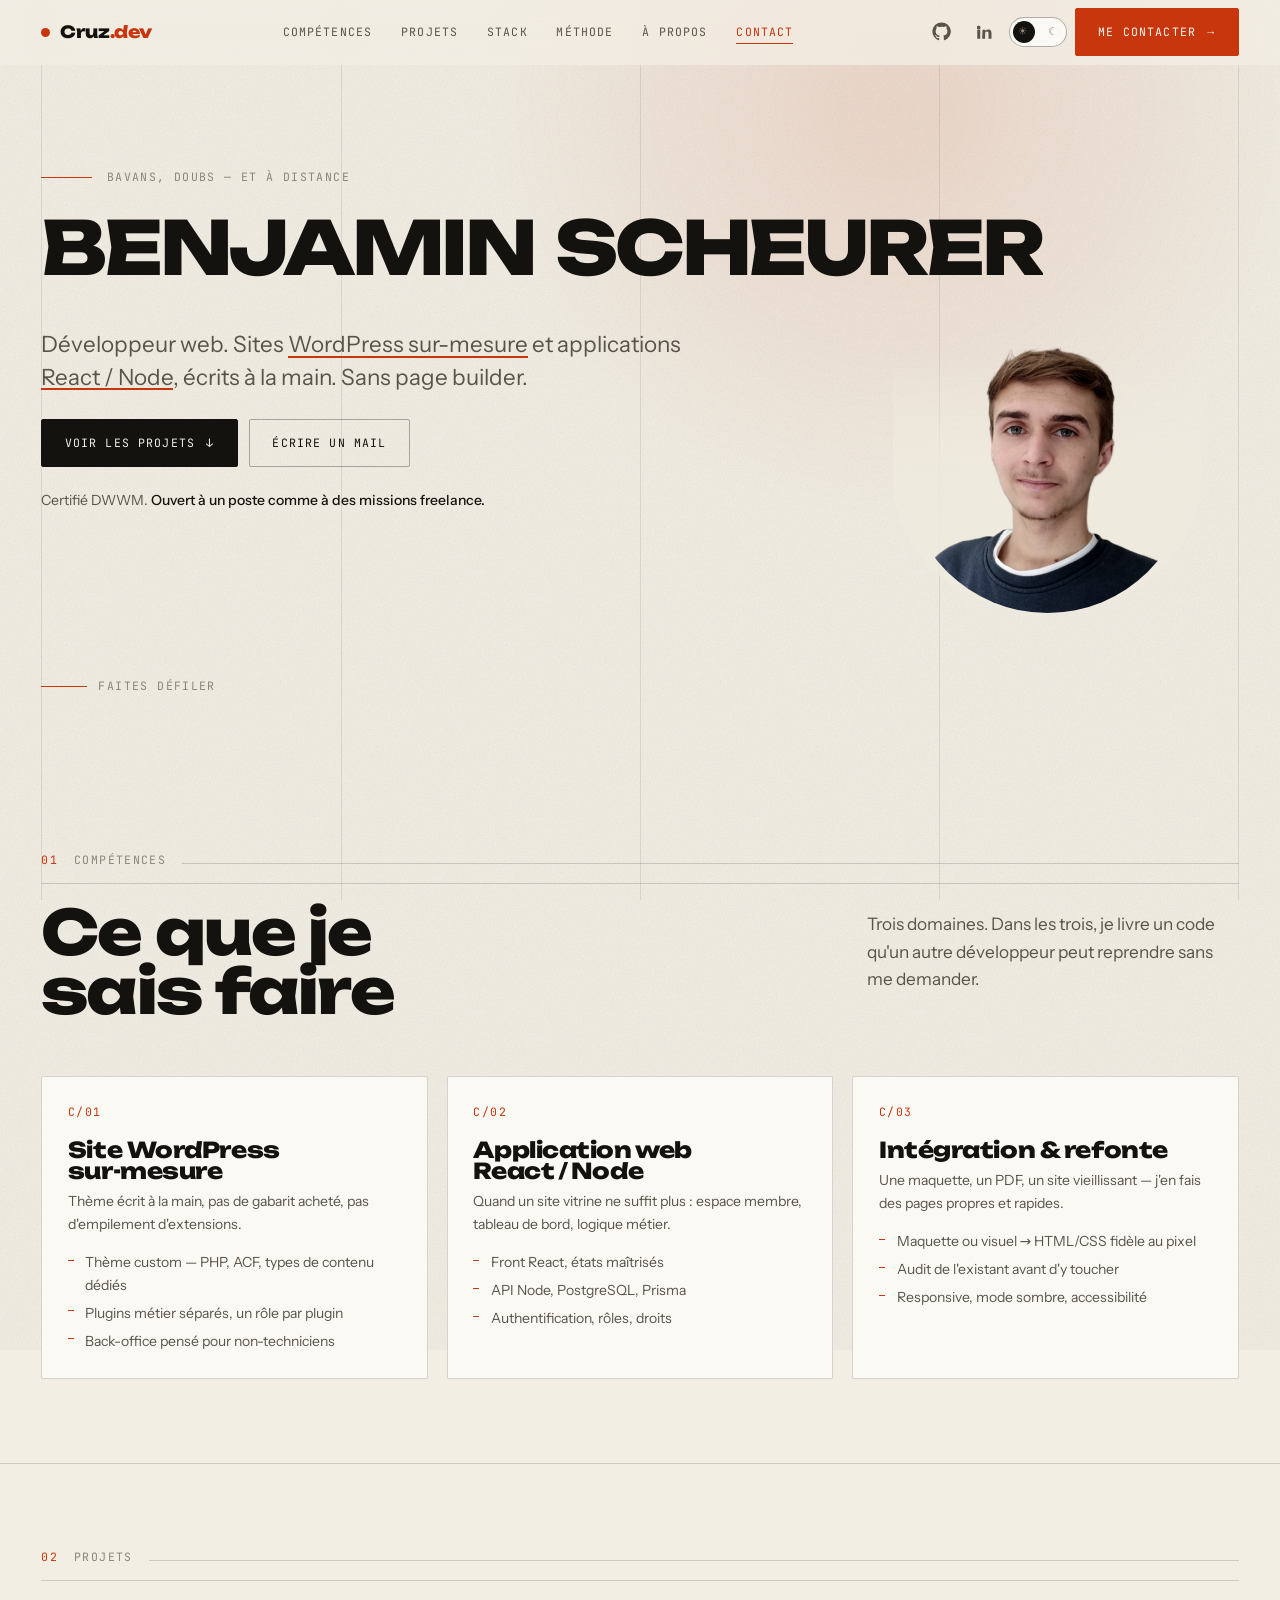
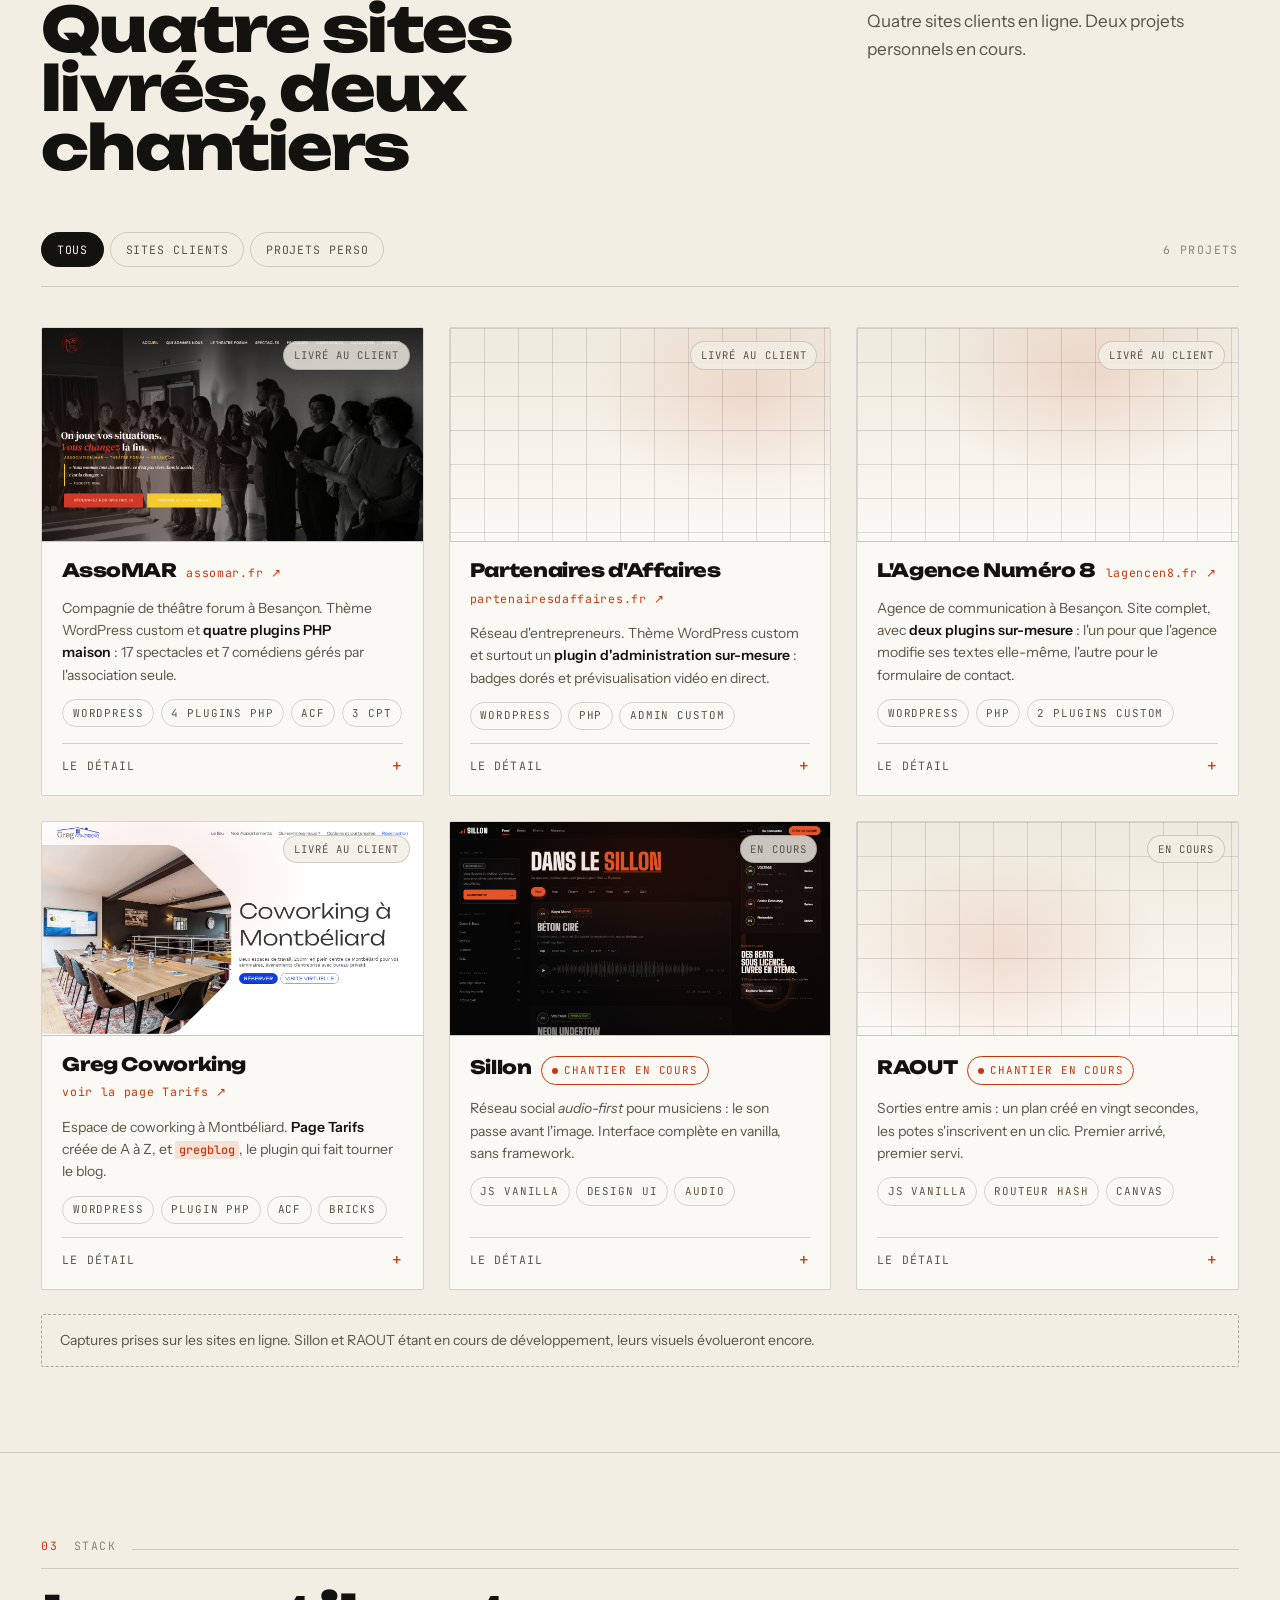
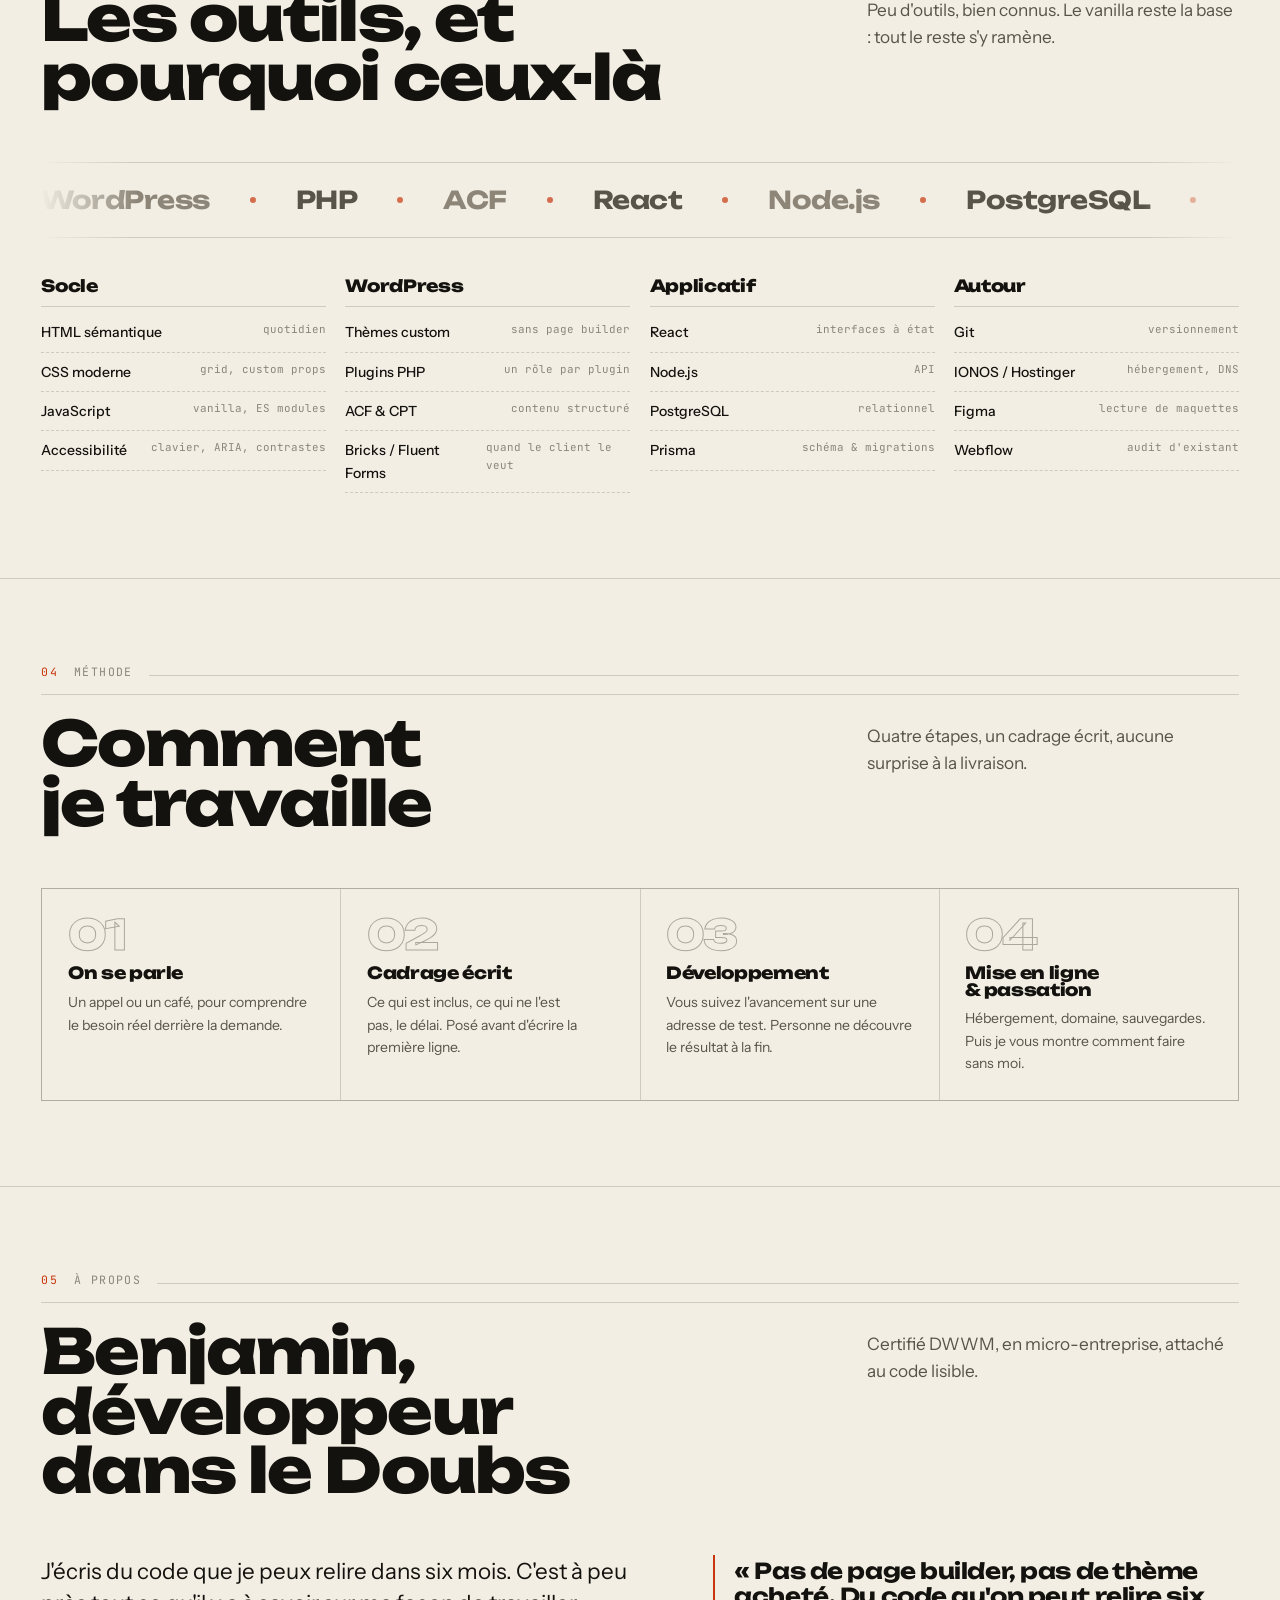
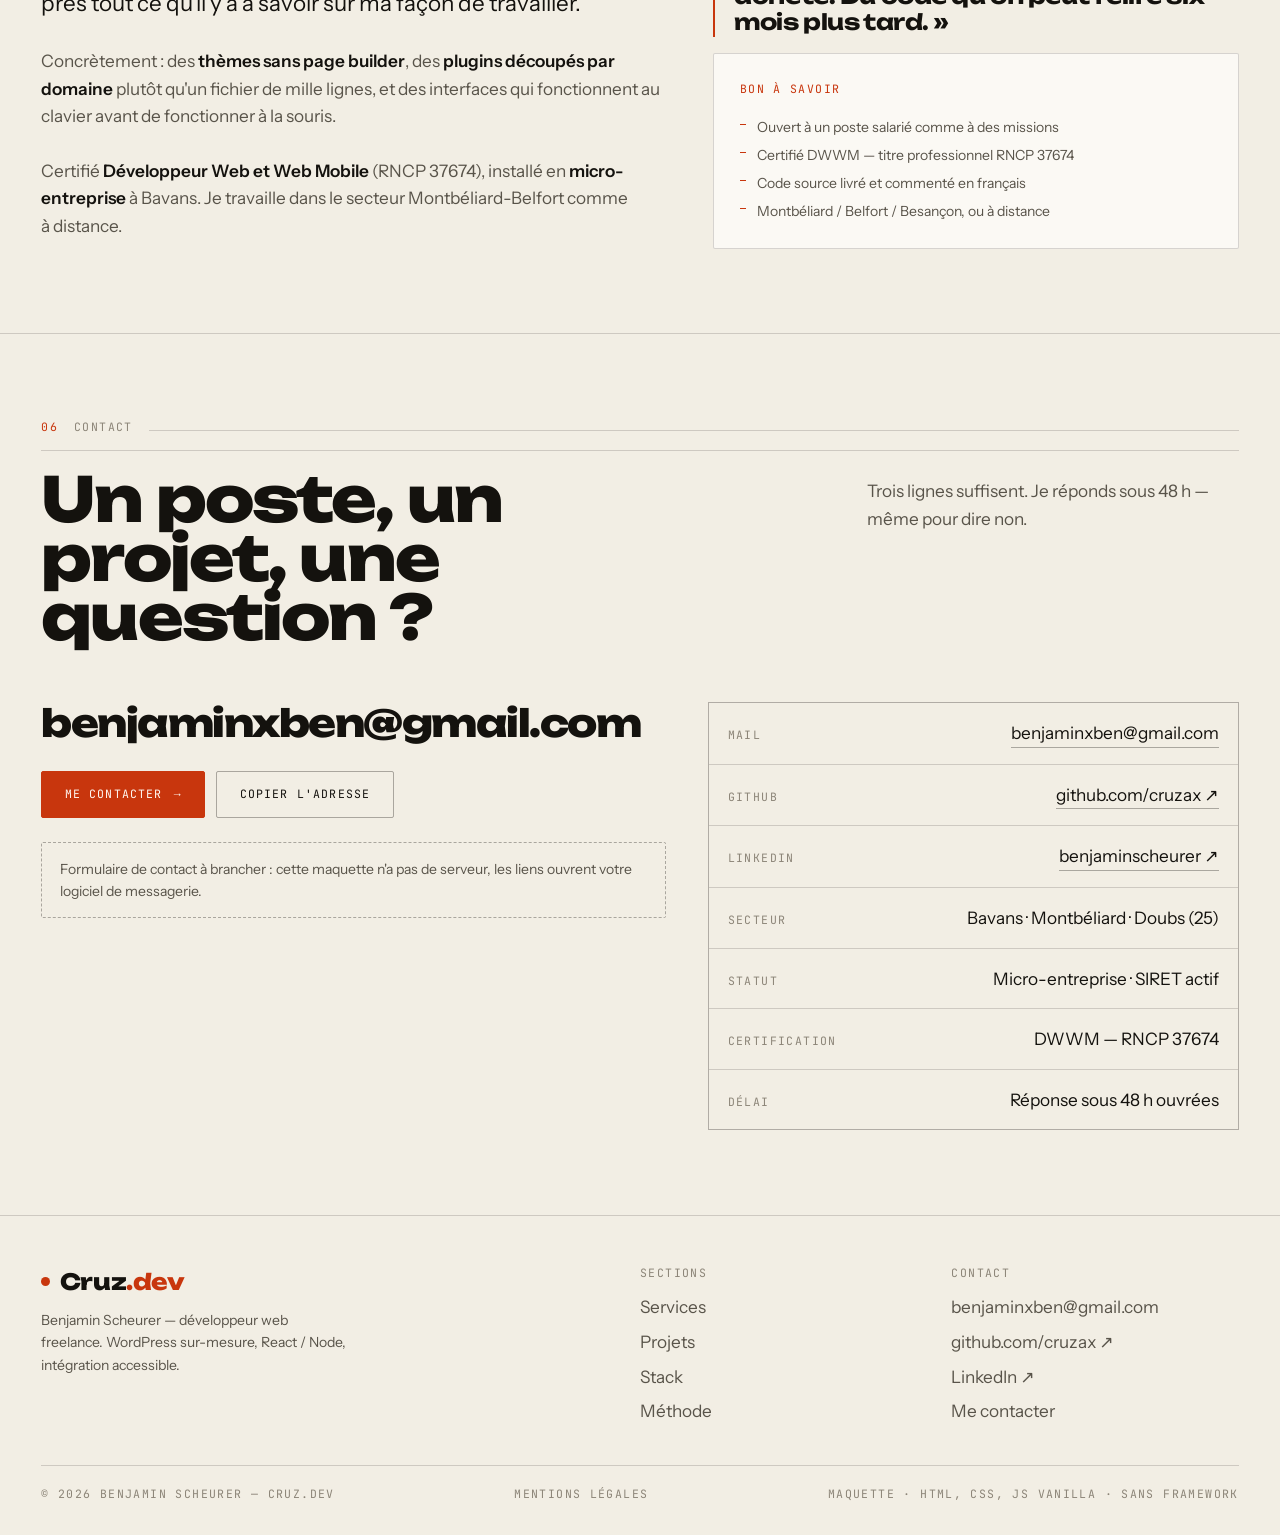
<file: index.html>
<!DOCTYPE html>
<html lang="fr">
<head>
<meta charset="utf-8" />
<meta name="viewport" content="width=device-width, initial-scale=1, viewport-fit=cover" />
<title>Benjamin Scheurer — Développeur web · WordPress, React, Node</title>
<meta name="description" content="Benjamin Scheurer, développeur web dans le Doubs. Thèmes et plugins WordPress écrits à la main, applications React / Node. Certifié DWWM. Ouvert à un poste comme à des missions." />
<meta name="author" content="Benjamin Scheurer" />
<meta name="theme-color" content="#0B0B0C" media="(prefers-color-scheme: dark)" />
<meta name="theme-color" content="#F2EEE4" media="(prefers-color-scheme: light)" />

<meta property="og:type" content="website" />
<meta property="og:title" content="Benjamin Scheurer — Développeur web · WordPress, React, Node" />
<meta property="og:description" content="WordPress sur-mesure, React / Node, intégration accessible. Quatre sites clients en production. Bavans (25)." />
<meta property="og:locale" content="fr_FR" />

<!-- Socle : polices, variables, remise à zéro, textures, animations -->
<link rel="stylesheet" href="css/base/fonts.css" />
<link rel="stylesheet" href="css/base/tokens.css" />
<link rel="stylesheet" href="css/base/reset.css" />
<link rel="stylesheet" href="css/base/typographie.css" />
<link rel="stylesheet" href="css/base/utilitaires.css" />
<link rel="stylesheet" href="css/base/textures.css" />
<link rel="stylesheet" href="css/base/animations.css" />

<!-- Ossature de page -->
<link rel="stylesheet" href="css/layout/page.css" />
<link rel="stylesheet" href="css/layout/topbar.css" />
<link rel="stylesheet" href="css/layout/footer.css" />

<!-- Composants réutilisables -->
<link rel="stylesheet" href="css/components/boutons.css" />
<link rel="stylesheet" href="css/components/tags.css" />
<link rel="stylesheet" href="css/components/card.css" />
<link rel="stylesheet" href="css/components/icon-link.css" />
<link rel="stylesheet" href="css/components/theme-toggle.css" />
<link rel="stylesheet" href="css/components/notice.css" />
<link rel="stylesheet" href="css/components/filters.css" />
<link rel="stylesheet" href="css/components/project-card.css" />
<link rel="stylesheet" href="css/components/project-plate.css" />
<link rel="stylesheet" href="css/components/marquee.css" />

<!-- Une feuille par section de la page -->
<link rel="stylesheet" href="css/sections/hero.css" />
<link rel="stylesheet" href="css/sections/services.css" />
<link rel="stylesheet" href="css/sections/stack.css" />
<link rel="stylesheet" href="css/sections/methode.css" />
<link rel="stylesheet" href="css/sections/a-propos.css" />
<link rel="stylesheet" href="css/sections/contact.css" />

<link rel="icon" href="data:image/svg+xml,%3Csvg%20xmlns%3D%22http%3A%2F%2Fwww.w3.org%2F2000%2Fsvg%22%20viewBox%3D%220%200%2032%2032%22%3E%3Crect%20width%3D%2232%22%20height%3D%2232%22%20rx%3D%227%22%20fill%3D%22%23FF5B2E%22%2F%3E%3Cpath%20d%3D%22M20.6%2011.6a5.6%205.6%200%20100%208.8%22%20stroke%3D%22%23120A06%22%20stroke-width%3D%223%22%20fill%3D%22none%22%20stroke-linecap%3D%22round%22%2F%3E%3C%2Fsvg%3E" />

<!-- Posé avant tout rendu : le thème enregistré s'applique sans flash,
     et les états masqués des animations ne s'activent que si le JS tourne.
     Sans script, la page reste entièrement lisible. -->
<script>
  (function () {
    var r = document.documentElement;
    r.classList.add('js-anim');
    try {
      var t = localStorage.getItem('cruz-theme');
      if (t === 'light' || t === 'dark') r.setAttribute('data-theme', t);
    } catch (e) {}
  })();
</script>
</head>

<body>

<a class="skip" href="#projets">Aller aux projets</a>

<div class="halo" aria-hidden="true"></div>
<div class="rules" aria-hidden="true"><span></span><span></span><span></span><span></span><span></span><span></span></div>
<div class="grain" aria-hidden="true"></div>

<!-- ============ Barre haute ============ -->
<header class="topbar" id="topbar">
  <div class="topbar__in">
    <a class="brand" href="#top">
      <span class="brand__dot" aria-hidden="true"></span>
      <span class="brand__word">Cruz<span class="accent">.dev</span></span>
    </a>

    <nav class="nav" aria-label="Navigation principale">
      <a href="#services">Compétences</a>
      <a href="#projets">Projets</a>
      <a href="#stack">Stack</a>
      <a href="#methode">Méthode</a>
      <a href="#apropos">À propos</a>
      <a href="#contact">Contact</a>
    </nav>

    <div class="topbar__actions">
      <a class="icon-link" href="https://github.com/cruzax" target="_blank" rel="noopener"
         aria-label="Mon GitHub (nouvel onglet)" title="GitHub">
        <svg viewBox="0 0 24 24" width="19" height="19" aria-hidden="true" fill="currentColor">
          <path d="M12 .5a11.5 11.5 0 00-3.64 22.41c.58.1.79-.25.79-.55v-2.1c-3.2.7-3.88-1.37-3.88-1.37-.53-1.34-1.29-1.7-1.29-1.7-1.05-.72.08-.7.08-.7 1.16.08 1.77 1.2 1.77 1.2 1.03 1.77 2.71 1.26 3.37.96.1-.75.4-1.26.73-1.55-2.56-.29-5.25-1.28-5.25-5.7 0-1.26.45-2.29 1.19-3.1-.12-.29-.52-1.46.11-3.05 0 0 .97-.31 3.18 1.18a11 11 0 015.79 0c2.2-1.49 3.17-1.18 3.17-1.18.63 1.59.23 2.76.12 3.05.74.81 1.18 1.84 1.18 3.1 0 4.43-2.69 5.4-5.26 5.69.41.36.78 1.06.78 2.14v3.17c0 .3.21.66.8.55A11.5 11.5 0 0012 .5z"/>
        </svg>
      </a>
      <a class="icon-link" href="https://www.linkedin.com/in/benjaminscheurer/" target="_blank" rel="noopener"
         aria-label="Mon LinkedIn (nouvel onglet)" title="LinkedIn">
        <svg viewBox="0 0 24 24" width="18" height="18" aria-hidden="true" fill="currentColor">
          <path d="M4.98 3.5a2.5 2.5 0 11-.02 5 2.5 2.5 0 01.02-5zM3 9h4v12H3zM10 9h3.8v1.64h.06c.53-.96 1.83-1.98 3.76-1.98C21.4 8.66 22 11 22 14.02V21h-4v-6.19c0-1.48-.03-3.38-2.08-3.38-2.09 0-2.41 1.6-2.41 3.27V21h-4z"/>
        </svg>
      </a>
      <button class="theme-toggle" id="theme-toggle" type="button"
              aria-label="Basculer entre le thème clair et sombre" aria-pressed="false">
        <span class="theme-toggle__icons" aria-hidden="true"><span>☀</span><span>☾</span></span>
      </button>
      <a class="btn btn--accent" href="#contact">
        Me contacter <span class="btn__arrow" aria-hidden="true">→</span>
      </a>
    </div>
  </div>
</header>

<main id="top">

  <!-- ============ Héros ============ -->
  <section class="hero wrap" aria-labelledby="hero-title">
    <p class="hero__eyebrow mono"><i aria-hidden="true"></i>Bavans, Doubs — et à distance</p>

    <h1 class="hero__name" id="hero-title">
      <span class="l1"><i>Benjamin</i></span>
      <span class="l2"><i>Scheurer</i></span>
    </h1>

    <div class="hero__meta">
      <div>
        <p class="lead">
          Développeur web. Sites <span class="mark">WordPress sur-mesure</span> et applications
          <span class="mark">React&nbsp;/&nbsp;Node</span>, écrits à la main. Sans page builder.
        </p>

        <div class="hero__cta">
          <a class="btn" href="#projets">Voir les projets <span class="btn__arrow" aria-hidden="true">↓</span></a>
          <a class="btn btn--ghost" href="mailto:benjaminxben@gmail.com">Écrire un mail</a>
        </div>

        <p class="hero__status">
          Certifié DWWM. <b>Ouvert à un poste comme à des missions freelance.</b>
        </p>
      </div>

      <figure class="hero__photo">
        <img src="assets/img/portrait.png" alt="Portrait de Benjamin Scheurer"
             width="520" height="520" fetchpriority="high" decoding="async" />
      </figure>

    </div>

    <p class="hero__scroll mono"><i aria-hidden="true"></i> Faites défiler</p>
  </section>


  <!-- ============ Services ============ -->
  <section class="section wrap" id="services" aria-labelledby="t-services">
    <div class="sechead">
      <p class="sechead__top mono"><span class="sechead__num">01</span> Compétences <span class="sechead__rule" aria-hidden="true"></span></p>
      <div class="sechead__body">
        <h2 id="t-services">Ce que je sais faire</h2>
        <p class="sechead__note">Trois domaines. Dans les trois, je livre un code qu'un autre
          développeur peut reprendre sans me demander.</p>
      </div>
    </div>

    <div class="services">
      <article class="card" data-reveal>
        <span class="card__num mono">C/01</span>
        <h3>Site WordPress sur-mesure</h3>
        <p>Thème écrit à la main, pas de gabarit acheté, pas d'empilement d'extensions.</p>
        <ul>
          <li>Thème custom — PHP, ACF, types de contenu dédiés</li>
          <li>Plugins métier séparés, un rôle par plugin</li>
          <li>Back-office pensé pour non-techniciens</li>
        </ul>
      </article>

      <article class="card" data-reveal style="--d:.08s">
        <span class="card__num mono">C/02</span>
        <h3>Application web React / Node</h3>
        <p>Quand un site vitrine ne suffit plus : espace membre, tableau de bord, logique métier.</p>
        <ul>
          <li>Front React, états maîtrisés</li>
          <li>API Node, PostgreSQL, Prisma</li>
          <li>Authentification, rôles, droits</li>
        </ul>
      </article>

      <article class="card" data-reveal style="--d:.16s">
        <span class="card__num mono">C/03</span>
        <h3>Intégration &amp; refonte</h3>
        <p>Une maquette, un PDF, un site vieillissant — j'en fais des pages propres et rapides.</p>
        <ul>
          <li>Maquette ou visuel → HTML/CSS fidèle au pixel</li>
          <li>Audit de l'existant avant d'y toucher</li>
          <li>Responsive, mode sombre, accessibilité</li>
        </ul>
      </article>
    </div>
  </section>

  <!-- ============ Projets ============ -->
  <section class="section wrap" id="projets" aria-labelledby="t-projets">
    <div class="sechead">
      <p class="sechead__top mono"><span class="sechead__num">02</span> Projets <span class="sechead__rule" aria-hidden="true"></span></p>
      <div class="sechead__body">
        <h2 id="t-projets">Quatre sites livrés, deux chantiers</h2>
        <p class="sechead__note">Quatre sites clients en ligne. Deux projets personnels en cours.</p>
      </div>
    </div>

    <div class="filters" role="group" aria-label="Filtrer les projets par domaine">
      <button class="filter" type="button" data-filter="all" aria-pressed="true">Tous</button>
      <button class="filter" type="button" data-filter="client" aria-pressed="false">Sites clients</button>
      <button class="filter" type="button" data-filter="perso" aria-pressed="false">Projets perso</button>
      <p class="filters__count mono" id="filters-count" aria-live="polite">6 projets</p>
    </div>

    <div class="projects" id="projects-list">

      <!-- 01 — AssoMAR -->
      <article class="project" data-tags="wordpress client" data-reveal>
        <div class="project__plate" style="--px:22%; --py:70%">
          <span class="plate__badge">Livré au client</span>
          <img class="plate__shot" src="assets/img/assomar.png" alt="Page d'accueil du site AssoMAR"
               width="1440" height="1060" loading="lazy" decoding="async" />
        </div>
        <div class="project__body">
          <div class="project__title">
            <h3>AssoMAR</h3>
            <a class="project__link" href="https://assomar.fr" target="_blank" rel="noopener">assomar.fr ↗</a>
          </div>
          <p class="project__lede">
            Compagnie de théâtre forum à Besançon. Thème WordPress custom et
            <b>quatre plugins PHP maison</b>&nbsp;: 17 spectacles et 7 comédiens gérés par
            l'association seule.
          </p>
          <ul class="tags">
            <li class="tag">WordPress</li><li class="tag">4 plugins PHP</li><li class="tag">ACF</li>
            <li class="tag">3 CPT</li>
          </ul>
          <details class="project__more">
            <summary>Le détail</summary>
            <p>
              Quatre plugins, quatre domaines, aucun recouvrement. Trois types de contenu dédiés et des
              champs ACF permettent à l'association de tout publier <b>sans jamais toucher une ligne de
              code</b> — ni m'appeler.
            </p>
            <p>
              <b><code>mar-spectacles</code></b> tient le répertoire&nbsp;: <b>17 créations depuis
              2023</b>, présentées en cards avec image, titre et accroche, et surtout
              <b>filtrables par public</b> — adultes, entreprise &amp; pro, famille, jeunesse. Un
              programmateur qui cherche un spectacle jeunesse le trouve en un clic au lieu de faire
              défiler dix-sept fiches. Chaque spectacle a sa page de détail via « Lire le pitch ».
            </p>
            <p>
              <b><code>mar-troupe</code></b> gère les <b>sept comédiens et intervenantes</b>&nbsp;: photo,
              nom, rôle et biographie, modifiables depuis le back-office. Dans une compagnie, l'équipe
              bouge&nbsp;; il n'était pas question qu'un changement de photo passe par un développeur.
            </p>
            <p>
              <b><code>mar-actu</code></b> alimente le fil d'actualités, classé par catégories, et
              <b><code>mar-contact</code></b> gère les demandes. S'ajoute le plugin d'édition qui rend
              les textes du site modifiables par l'association, comme sur mes autres projets.
            </p>
            <p>
              Le site existait en version statique&nbsp;: j'ai mené la migration vers WordPress sans
              perte de contenu. Hébergé chez IONOS.
            </p>
            <dl class="project__facts">
              <div><dt>Rôle</dt><dd>Thème, quatre plugins, migration, mise en ligne</dd></div>
              <div><dt>Cadre</dt><dd>Projet de certification DWWM</dd></div>
              <div><dt>Point clé</dt><dd>Un répertoire de 17 spectacles filtrable par public</dd></div>
            </dl>
          </details>
        </div>
      </article>

      <!-- 02 — Partenaires d'Affaires -->
      <article class="project" data-tags="wordpress client" data-reveal>
        <div class="project__plate" style="--px:78%; --py:30%">
          <span class="plate__badge">Livré au client</span>
          <img class="plate__shot" src="assets/img/partenaires-daffaires.png" alt="Page d'accueil du site Partenaires d'Affaires"
               width="1440" height="1060" loading="lazy" decoding="async" />
        </div>
        <div class="project__body">
          <div class="project__title">
            <h3>Partenaires d'Affaires</h3>
            <a class="project__link" href="https://partenairesdaffaires.fr" target="_blank" rel="noopener">partenairesdaffaires.fr ↗</a>
          </div>
          <p class="project__lede">
            Réseau d'entrepreneurs. Thème WordPress custom et surtout un <b>plugin d'administration
            sur-mesure</b>&nbsp;: badges dorés et prévisualisation vidéo en direct.
          </p>
          <ul class="tags">
            <li class="tag">WordPress</li><li class="tag">PHP</li><li class="tag">Admin custom</li>
          </ul>
          <details class="project__more">
            <summary>Le détail</summary>
            <p>
              Un club d'entrepreneurs de Besançon et du Doubs. Le site tient sur cinq espaces —
              accueil, présentation du club, <b>annuaire des membres</b>, fil d'actualités et parcours
              d'adhésion — le tout articulé autour d'une promesse simple&nbsp;: un cercle de confiance,
              des opportunités commerciales, de la convivialité.
            </p>
            <p>
              L'annuaire est le cœur du dispositif. Chaque membre y dispose d'une fiche, et le
              <b>système de badges dorés</b> que j'ai développé permet à l'administrateur de distinguer
              certains profils sans toucher au code. Le fil d'actualités reçoit les comptes-rendus
              d'événements — déjeuners, soirées réseau — publiés par le club lui-même.
            </p>
            <p>
              Le morceau technique, c'est la <b>prévisualisation vidéo en temps réel dans le
              back-office</b>&nbsp;: l'administrateur voit le rendu de la vidéo pendant qu'il saisit,
              au lieu de publier puis d'aller vérifier sur le site. Une boucle de correction en
              quelques secondes plutôt qu'en plusieurs allers-retours.
            </p>
            <p>
              Thème développé à la main, pas de gabarit acheté. J'ai également pris en charge la mise
              en ligne et l'hébergement chez Hostinger.
            </p>
            <dl class="project__facts">
              <div><dt>Rôle</dt><dd>Thème, plugin d'administration, mise en ligne, hébergement</dd></div>
              <div><dt>Cadre</dt><dd>Second projet de certification DWWM</dd></div>
              <div><dt>Point clé</dt><dd>Preview vidéo en direct dans l'admin, badges dorés</dd></div>
            </dl>
          </details>
        </div>
      </article>

      <!-- 03 — L'Agence Numéro 8 -->
      <article class="project" data-tags="wordpress client" data-reveal>
        <div class="project__plate" style="--px:60%; --py:22%">
          <span class="plate__badge">Livré au client</span>
          <img class="plate__shot" src="assets/img/lagence-n8.png" alt="Page d'accueil du site de L'Agence Numéro 8"
               width="1440" height="1060" loading="lazy" decoding="async" />
        </div>
        <div class="project__body">
          <div class="project__title">
            <h3>L'Agence Numéro 8</h3>
            <a class="project__link" href="https://www.lagencen8.fr" target="_blank" rel="noopener">lagencen8.fr ↗</a>
          </div>
          <p class="project__lede">
            Agence de communication à Besançon. Site complet, avec <b>deux plugins sur-mesure</b>&nbsp;:
            l'un pour que l'agence modifie ses textes elle-même, l'autre pour le formulaire de contact.
          </p>
          <ul class="tags">
            <li class="tag">WordPress</li><li class="tag">PHP</li><li class="tag">2 plugins custom</li>
          </ul>
          <details class="project__more">
            <summary>Le détail</summary>
            <p>
              Le contenu s'organise autour des huit pôles de l'agence — audit, stratégie, mass médias,
              sites web, réseaux sociaux, print, événementiel — et met en avant les offres
              <i>IA&nbsp;Factory</i> et <i>Boost Digital</i>.
            </p>
            <p>
              La difficulté d'un tel site, c'est le volume&nbsp;: huit domaines à présenter sans que le
              visiteur se perde, plus les certifications de l'agence (Qualiopi, Pôle Numérique BFC,
              éligibilité CPF) qui doivent rester visibles sans encombrer. La navigation a donc été
              resserrée sur quatre entrées, et chaque pôle est traité comme un bloc autonome.
            </p>
            <p>
              <b>Premier plugin&nbsp;: l'édition de contenu.</b> Une agence de communication écrit et
              réécrit ses textes en permanence. Plutôt que de me faire rappeler à chaque virgule, j'ai
              donné à l'équipe la main sur ses propres contenus depuis le back-office&nbsp;: elle publie
              ses changements sans développeur, et sans pouvoir casser la mise en page — les zones
              modifiables sont délimitées.
            </p>
            <p>
              <b>Second plugin&nbsp;: le formulaire de contact.</b> Écrit sur-mesure plutôt qu'emprunté
              à une extension du marché. C'est le point d'entrée commercial du site&nbsp;: autant qu'il
              soit sous contrôle, sans réglages superflus ni code tiers embarqué.
            </p>
            <dl class="project__facts">
              <div><dt>Rôle</dt><dd>Site complet — thème et les deux plugins</dd></div>
              <div><dt>Cadre</dt><dd>Site client, en production</dd></div>
              <div><dt>Point clé</dt><dd>L'agence édite son contenu seule, sans dépendre de moi</dd></div>
            </dl>
          </details>
        </div>
      </article>

      <!-- 04 — Greg Coworking -->
      <article class="project" data-tags="wordpress client" data-reveal>
        <div class="project__plate" style="--px:30%; --py:28%">
          <span class="plate__badge">Livré au client</span>
          <img class="plate__shot" src="assets/img/coworking-greg.png" alt="Page d'accueil du site Greg Coworking"
               width="1440" height="1060" loading="lazy" decoding="async" />
        </div>
        <div class="project__body">
          <div class="project__title">
            <h3>Greg Coworking</h3>
            <a class="project__link" href="https://coworking-gregimmo.com/tarifs/" target="_blank" rel="noopener">voir la page Tarifs ↗</a>
          </div>
          <p class="project__lede">
            Espace de coworking à Montbéliard. <b>Page Tarifs</b> créée de A à Z, et
            <b><code>gregblog</code></b>, le plugin qui fait tourner le blog.
          </p>
          <ul class="tags">
            <li class="tag">WordPress</li><li class="tag">Plugin PHP</li><li class="tag">ACF</li>
            <li class="tag">Bricks</li>
          </ul>
          <details class="project__more">
            <summary>Le détail</summary>
            <p>
              Un PDF de tarifs et une image de services au départ&nbsp;; en sortie, des
              <b>cards HTML/CSS autonomes</b> — CSS scopé, SVG inline, aucun framework — intégrées dans
              Bricks. La page compare quatre formules sur quatre durées, économies affichées.
            </p>
            <p>
              <code>gregblog</code> est <b>découpé par responsabilité</b> — <code>cpt.php</code>,
              <code>taxonomy.php</code>, <code>acf-fields.php</code> — au lieu d'un
              <code>functions.php</code> de mille lignes. Reprenable par n'importe qui.
            </p>
            <dl class="project__facts">
              <div><dt>Rôle</dt><dd>Page Tarifs, plugin <code>gregblog</code>, modifications, maintenance</dd></div>
              <div><dt>Cadre</dt><dd>Mission freelance, livrée</dd></div>
              <div><dt>Point clé</dt><dd>Un plugin découpé en modules, pas un fichier fourre-tout</dd></div>
            </dl>
          </details>
        </div>
      </article>

      <!-- 05 — Sillon -->
      <article class="project" data-tags="perso" data-reveal>
        <div class="project__plate" style="--px:50%; --py:20%">
          <span class="plate__badge">En cours</span>
          <img class="plate__shot" src="assets/img/sillon.png" alt="Fil audio de l'interface Sillon"
               width="1440" height="1060" loading="lazy" decoding="async" />
        </div>
        <div class="project__body">
          <div class="project__title">
            <h3>Sillon</h3>
            <span class="tag tag--live">Chantier en cours</span>
          </div>
          <p class="project__lede">
            Réseau social <i>audio-first</i> pour musiciens&nbsp;: le son passe avant l'image.
            Interface complète en vanilla, sans framework.
          </p>
          <ul class="tags">
            <li class="tag">JS vanilla</li><li class="tag">Design UI</li><li class="tag">Audio</li>
          </ul>
          <details class="project__more">
            <summary>Le détail</summary>
            <p>
              Fil audio en trois colonnes, page morceau, profil, publication, place de marché — avec une
              typographie et un rythme éditorial assumés. Un terrain d'essai pour des interfaces denses
              qui restent lisibles.
            </p>
            <dl class="project__facts">
              <div><dt>Rôle</dt><dd>Concept, direction visuelle, intégration</dd></div>
              <div><dt>Cadre</dt><dd>Projet personnel, en développement</dd></div>
              <div><dt>Point clé</dt><dd>Interface dense sans framework, découpée en modules JS</dd></div>
            </dl>
          </details>
        </div>
      </article>

      <!-- 06 — RAOUT -->
      <article class="project" data-tags="perso" data-reveal>
        <div class="project__plate" style="--px:38%; --py:62%">
          <span class="plate__badge">En cours</span>
          <img class="plate__shot" src="assets/img/raout.png" alt="Fil des sorties de l'application RAOUT"
               width="1440" height="1060" loading="lazy" decoding="async" />
        </div>
        <div class="project__body">
          <div class="project__title">
            <h3>RAOUT</h3>
            <span class="tag tag--live">Chantier en cours</span>
          </div>
          <p class="project__lede">
            Sorties entre amis&nbsp;: un plan créé en vingt secondes, les potes s'inscrivent en un clic.
            Premier arrivé, premier servi.
          </p>
          <ul class="tags">
            <li class="tag">JS vanilla</li><li class="tag">Routeur hash</li><li class="tag">Canvas</li>
          </ul>
          <details class="project__more">
            <summary>Le détail</summary>
            <p>
              Routeur par <i>hash</i>, plusieurs écrans (fil, détail, création, profil, groupes), gestion
              de groupes et périmètre géographique réglable. La frise des 72 heures à venir affiche chaque
              plan à son heure exacte.
            </p>
            <dl class="project__facts">
              <div><dt>Rôle</dt><dd>Concept, architecture front, intégration</dd></div>
              <div><dt>Cadre</dt><dd>Projet personnel, en développement</dd></div>
              <div><dt>Point clé</dt><dd>Application à plusieurs écrans sans framework ni build</dd></div>
            </dl>
          </details>
        </div>
      </article>

    </div>

    <p class="notice">
      Captures prises sur les sites en ligne. Sillon et RAOUT étant en cours de développement,
      leurs visuels évolueront encore.
    </p>
  </section>

  <!-- ============ Stack ============ -->
  <section class="section wrap" id="stack" aria-labelledby="t-stack">
    <div class="sechead">
      <p class="sechead__top mono"><span class="sechead__num">03</span> Stack <span class="sechead__rule" aria-hidden="true"></span></p>
      <div class="sechead__body">
        <h2 id="t-stack">Les outils, et pourquoi ceux-là</h2>
        <p class="sechead__note">Peu d'outils, bien connus. Le vanilla reste la base : tout le reste
          s'y ramène.</p>
      </div>
    </div>

    <div class="marquee" aria-hidden="true">
      <div class="marquee__track">
        <span>WordPress</span><span>PHP</span><span>ACF</span><span>React</span><span>Node.js</span>
        <span>PostgreSQL</span><span>Prisma</span><span>JavaScript</span><span>HTML</span><span>CSS</span>
        <span>WordPress</span><span>PHP</span><span>ACF</span><span>React</span><span>Node.js</span>
        <span>PostgreSQL</span><span>Prisma</span><span>JavaScript</span><span>HTML</span><span>CSS</span>
      </div>
    </div>

    <div class="stack-grid">
      <div class="stack-col" data-reveal>
        <h3>Socle</h3>
        <ul>
          <li><b>HTML sémantique</b><span>quotidien</span></li>
          <li><b>CSS moderne</b><span>grid, custom props</span></li>
          <li><b>JavaScript</b><span>vanilla, ES modules</span></li>
          <li><b>Accessibilité</b><span>clavier, ARIA, contrastes</span></li>
        </ul>
      </div>
      <div class="stack-col" data-reveal style="--d:.06s">
        <h3>WordPress</h3>
        <ul>
          <li><b>Thèmes custom</b><span>sans page builder</span></li>
          <li><b>Plugins PHP</b><span>un rôle par plugin</span></li>
          <li><b>ACF &amp; CPT</b><span>contenu structuré</span></li>
          <li><b>Bricks / Fluent Forms</b><span>quand le client le veut</span></li>
        </ul>
      </div>
      <div class="stack-col" data-reveal style="--d:.12s">
        <h3>Applicatif</h3>
        <ul>
          <li><b>React</b><span>interfaces à état</span></li>
          <li><b>Node.js</b><span>API</span></li>
          <li><b>PostgreSQL</b><span>relationnel</span></li>
          <li><b>Prisma</b><span>schéma &amp; migrations</span></li>
        </ul>
      </div>
      <div class="stack-col" data-reveal style="--d:.18s">
        <h3>Autour</h3>
        <ul>
          <li><b>Git</b><span>versionnement</span></li>
          <li><b>IONOS / Hostinger</b><span>hébergement, DNS</span></li>
          <li><b>Figma</b><span>lecture de maquettes</span></li>
          <li><b>Webflow</b><span>audit d'existant</span></li>
        </ul>
      </div>
    </div>
  </section>

  <!-- ============ Méthode ============ -->
  <section class="section wrap" id="methode" aria-labelledby="t-methode">
    <div class="sechead">
      <p class="sechead__top mono"><span class="sechead__num">04</span> Méthode <span class="sechead__rule" aria-hidden="true"></span></p>
      <div class="sechead__body">
        <h2 id="t-methode">Comment je travaille</h2>
        <p class="sechead__note">Quatre étapes, un cadrage écrit, aucune surprise à la livraison.</p>
      </div>
    </div>

    <div class="steps">
      <article class="step" data-reveal>
        <span class="step__n" aria-hidden="true">01</span>
        <h3>On se parle</h3>
        <p>Un appel ou un café, pour comprendre le besoin réel derrière la demande.</p>
      </article>
      <article class="step" data-reveal style="--d:.06s">
        <span class="step__n" aria-hidden="true">02</span>
        <h3>Cadrage écrit</h3>
        <p>Ce qui est inclus, ce qui ne l'est pas, le délai. Posé avant d'écrire la première ligne.</p>
      </article>
      <article class="step" data-reveal style="--d:.12s">
        <span class="step__n" aria-hidden="true">03</span>
        <h3>Développement</h3>
        <p>Vous suivez l'avancement sur une adresse de test. Personne ne découvre le résultat à la fin.</p>
      </article>
      <article class="step" data-reveal style="--d:.18s">
        <span class="step__n" aria-hidden="true">04</span>
        <h3>Mise en ligne &amp; passation</h3>
        <p>Hébergement, domaine, sauvegardes. Puis je vous montre comment faire sans moi.</p>
      </article>
    </div>
  </section>

  <!-- ============ À propos ============ -->
  <section class="section wrap" id="apropos" aria-labelledby="t-apropos">
    <div class="sechead">
      <p class="sechead__top mono"><span class="sechead__num">05</span> À propos <span class="sechead__rule" aria-hidden="true"></span></p>
      <div class="sechead__body">
        <h2 id="t-apropos">Benjamin, développeur dans le Doubs</h2>
        <p class="sechead__note">Certifié DWWM, en micro-entreprise, attaché au code lisible.</p>
      </div>
    </div>

    <div class="about">
      <div class="about__text" data-reveal>
        <p>
          J'écris du code que je peux relire dans six mois. C'est à peu près tout ce qu'il y a à savoir
          sur ma façon de travailler.
        </p>
        <p>
          Concrètement&nbsp;: des <b>thèmes sans page builder</b>, des <b>plugins découpés par
          domaine</b> plutôt qu'un fichier de mille lignes, et des interfaces qui fonctionnent au
          clavier avant de fonctionner à la souris.
        </p>
        <p>
          Certifié <b>Développeur Web et Web Mobile</b> (RNCP 37674), installé en
          <b>micro-entreprise</b> à Bavans. Je travaille dans le secteur Montbéliard-Belfort comme
          à distance.
        </p>
      </div>

      <aside class="about__side" data-reveal style="--d:.1s">
        <p class="quote">« Pas de page builder, pas de thème acheté. Du code qu'on peut relire six mois plus tard. »</p>
        <div class="card">
          <span class="card__num mono">Bon à savoir</span>
          <ul>
            <li>Ouvert à un poste salarié comme à des missions</li>
            <li>Certifié DWWM — titre professionnel RNCP 37674</li>
            <li>Code source livré et commenté en français</li>
            <li>Montbéliard / Belfort / Besançon, ou à distance</li>
          </ul>
        </div>
      </aside>
    </div>
  </section>

  <!-- ============ Contact ============ -->
  <section class="section wrap" id="contact" aria-labelledby="t-contact">
    <div class="sechead">
      <p class="sechead__top mono"><span class="sechead__num">06</span> Contact <span class="sechead__rule" aria-hidden="true"></span></p>
      <div class="sechead__body">
        <h2 id="t-contact">Un poste, un projet, une question ?</h2>
        <p class="sechead__note">Trois lignes suffisent. Je réponds sous 48 h — même pour dire non.</p>
      </div>
    </div>

    <div class="contact">
      <div data-reveal>
        <a class="contact__big" href="mailto:benjaminxben@gmail.com?subject=Contact%20depuis%20le%20portfolio">benjaminxben@<wbr />gmail.com</a>
        <div class="hero__cta">
          <a class="btn btn--accent" href="mailto:benjaminxben@gmail.com?subject=Projet%20web%20%E2%80%94%20demande%20de%20devis">
            Me contacter <span class="btn__arrow" aria-hidden="true">→</span>
          </a>
          <button class="btn btn--ghost" type="button" id="copy-mail" data-mail="benjaminxben@gmail.com">
            Copier l'adresse
          </button>
        </div>
        <p class="notice">
          Formulaire de contact à brancher : cette maquette n'a pas de serveur, les liens ouvrent
          votre logiciel de messagerie.
        </p>
      </div>

      <ul class="contact__list" data-reveal style="--d:.1s">
        <li><span class="mono">Mail</span> <a href="mailto:benjaminxben@gmail.com">benjaminxben@gmail.com</a></li>
        <li><span class="mono">GitHub</span> <a href="https://github.com/cruzax" target="_blank" rel="noopener">github.com/cruzax ↗</a></li>
        <li><span class="mono">LinkedIn</span> <a href="https://www.linkedin.com/in/benjaminscheurer/" target="_blank" rel="noopener">benjaminscheurer ↗</a></li>
        <li><span class="mono">Secteur</span> <span>Bavans · Montbéliard · Doubs (25)</span></li>
        <li><span class="mono">Statut</span> <span>Micro-entreprise · SIRET actif</span></li>
        <li><span class="mono">Certification</span> <span>DWWM — RNCP 37674</span></li>
        <li><span class="mono">Délai</span> <span>Réponse sous 48 h ouvrées</span></li>
      </ul>
    </div>
  </section>

</main>

<!-- ============ Pied ============ -->
<footer class="footer">
  <div class="wrap">
    <div class="footer__grid">
      <div>
        <p class="brand" style="font-size:1.4rem">
          <span class="brand__dot" aria-hidden="true"></span><span class="brand__word">Cruz<span class="accent">.dev</span></span>
        </p>
        <p class="dim" style="max-width:38ch; margin-top:.6rem; font-size:var(--t-small)">
          Benjamin Scheurer — développeur web freelance. WordPress sur-mesure, React / Node,
          intégration accessible.
        </p>
      </div>
      <div>
        <p class="mono" style="margin-bottom:.7rem">Sections</p>
        <ul>
          <li><a href="#services">Services</a></li>
          <li><a href="#projets">Projets</a></li>
          <li><a href="#stack">Stack</a></li>
          <li><a href="#methode">Méthode</a></li>
        </ul>
      </div>
      <div>
        <p class="mono" style="margin-bottom:.7rem">Contact</p>
        <ul>
          <li><a href="mailto:benjaminxben@gmail.com">benjaminxben@gmail.com</a></li>
          <li><a href="https://github.com/cruzax" target="_blank" rel="noopener">github.com/cruzax ↗</a></li>
          <li><a href="https://www.linkedin.com/in/benjaminscheurer/" target="_blank" rel="noopener">LinkedIn ↗</a></li>
          <li><a href="#contact">Me contacter</a></li>
        </ul>
      </div>
    </div>

    <div class="footer__legal mono">
      <span>© <span id="year">2026</span> Benjamin Scheurer — Cruz.dev</span>
      <span><a href="mentions-legales.html" style="text-decoration:none">Mentions légales</a></span>
      <span>Maquette · HTML, CSS, JS vanilla · sans framework</span>
    </div>
  </div>
</footer>

<script src="js/outils.js" defer></script>
<script src="js/theme.js" defer></script>
<script src="js/revelations.js" defer></script>
<script src="js/navigation.js" defer></script>
<script src="js/filtres.js" defer></script>
<script src="js/contact.js" defer></script>
<script src="js/halo.js" defer></script>
</body>
</html>
</file>
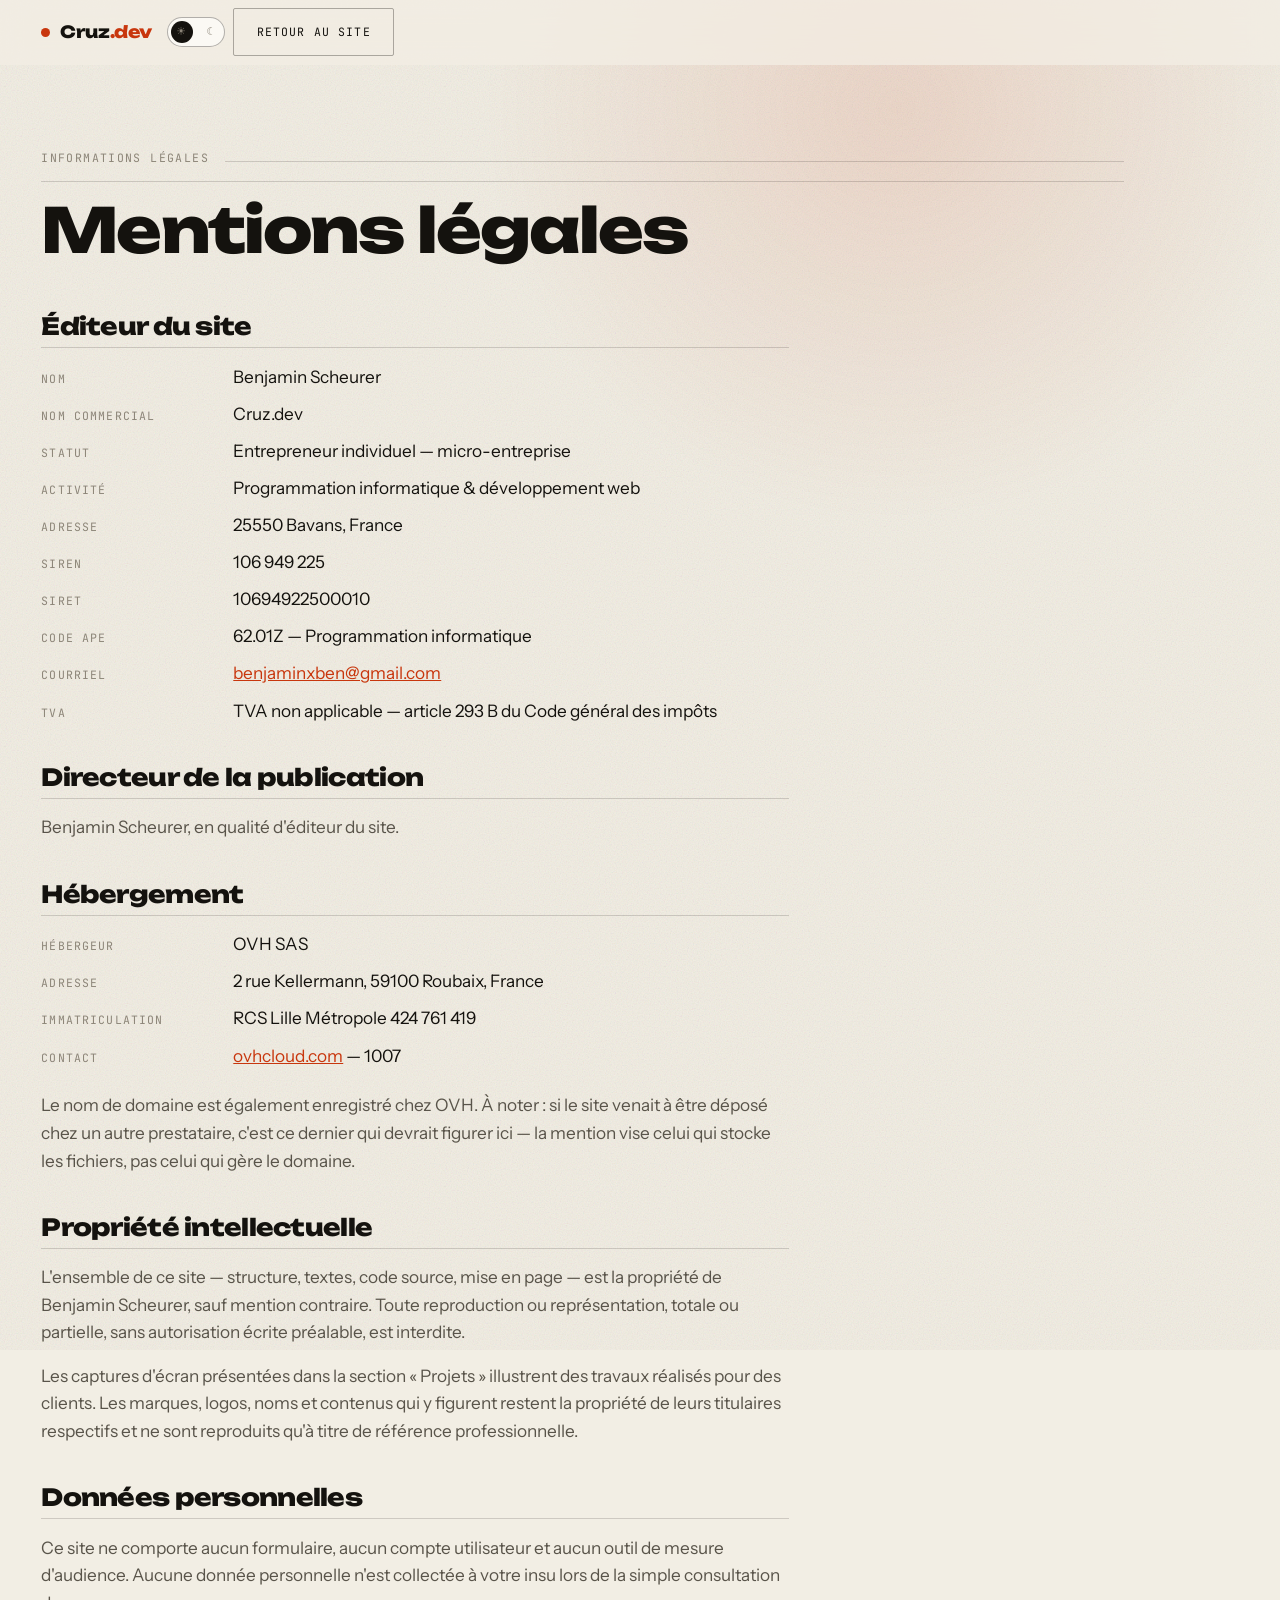
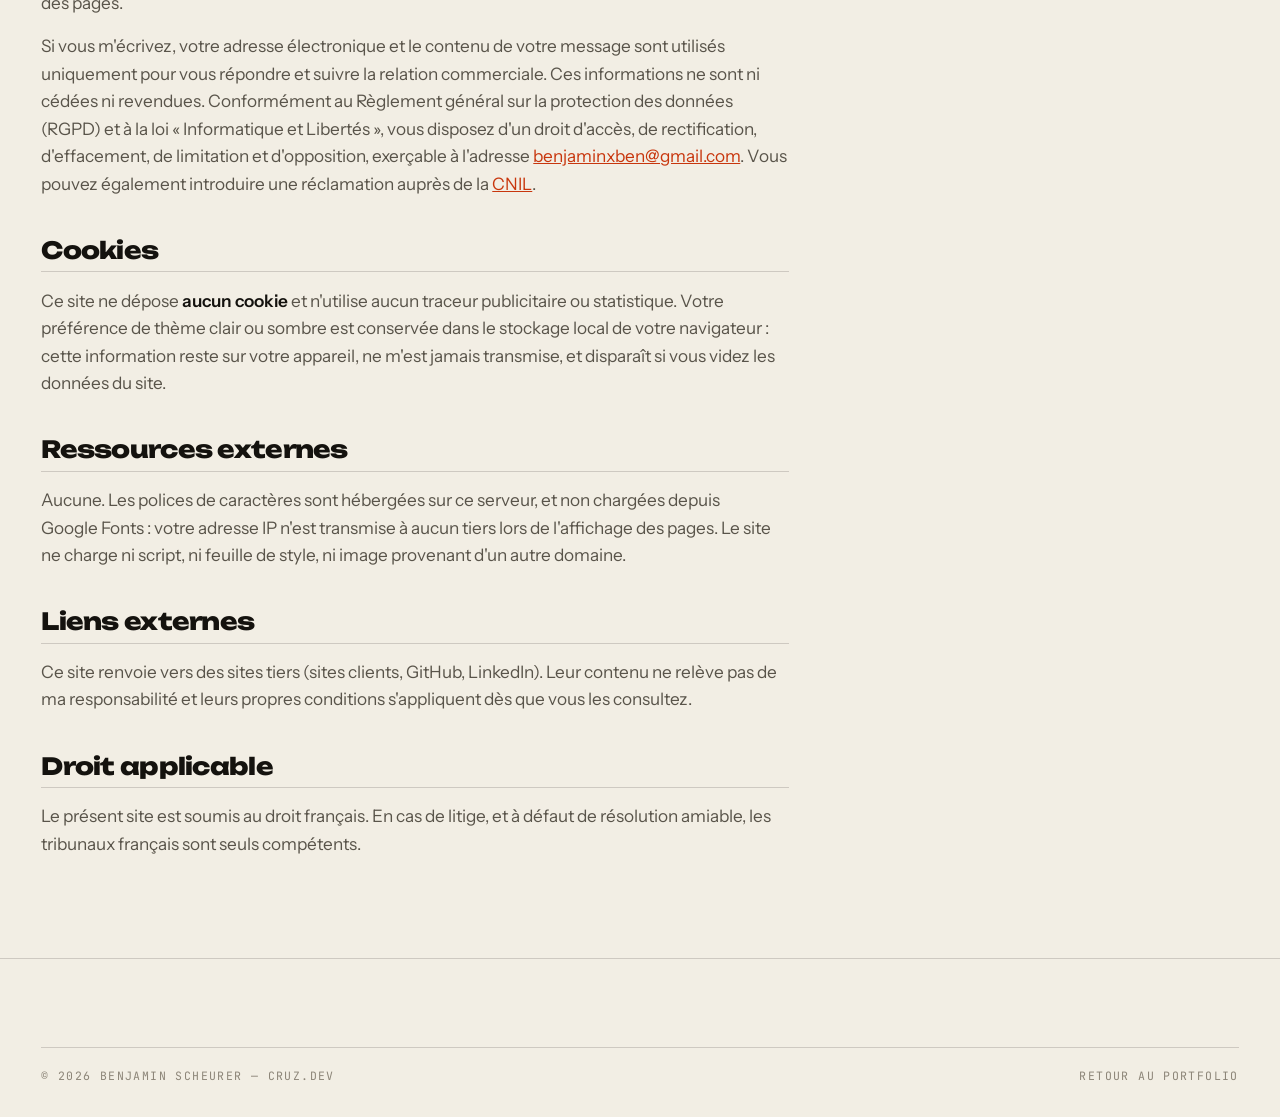
<file: mentions-legales.html>
<!DOCTYPE html>
<html lang="fr">
<head>
<meta charset="utf-8" />
<meta name="viewport" content="width=device-width, initial-scale=1, viewport-fit=cover" />
<title>Mentions légales — Benjamin Scheurer · Cruz.dev</title>
<meta name="description" content="Mentions légales du site Cruz.dev — Benjamin Scheurer, développeur web freelance en micro-entreprise." />
<meta name="robots" content="noindex, follow" />
<meta name="theme-color" content="#0B0B0C" media="(prefers-color-scheme: dark)" />
<meta name="theme-color" content="#F2EEE4" media="(prefers-color-scheme: light)" />

<!-- Socle : polices, variables, remise à zéro, textures, animations -->
<link rel="stylesheet" href="css/base/fonts.css" />
<link rel="stylesheet" href="css/base/tokens.css" />
<link rel="stylesheet" href="css/base/reset.css" />
<link rel="stylesheet" href="css/base/typographie.css" />
<link rel="stylesheet" href="css/base/utilitaires.css" />
<link rel="stylesheet" href="css/base/textures.css" />
<link rel="stylesheet" href="css/base/animations.css" />

<!-- Ossature de page -->
<link rel="stylesheet" href="css/layout/page.css" />
<link rel="stylesheet" href="css/layout/topbar.css" />
<link rel="stylesheet" href="css/layout/footer.css" />

<!-- Composants réutilisables -->
<link rel="stylesheet" href="css/components/boutons.css" />
<link rel="stylesheet" href="css/components/tags.css" />
<link rel="stylesheet" href="css/components/card.css" />
<link rel="stylesheet" href="css/components/icon-link.css" />
<link rel="stylesheet" href="css/components/theme-toggle.css" />
<link rel="stylesheet" href="css/components/notice.css" />

<!-- Une feuille par section de la page -->

<link rel="icon" href="data:image/svg+xml,%3Csvg%20xmlns%3D%22http%3A%2F%2Fwww.w3.org%2F2000%2Fsvg%22%20viewBox%3D%220%200%2032%2032%22%3E%3Crect%20width%3D%2232%22%20height%3D%2232%22%20rx%3D%227%22%20fill%3D%22%23FF5B2E%22%2F%3E%3Cpath%20d%3D%22M20.6%2011.6a5.6%205.6%200%20100%208.8%22%20stroke%3D%22%23120A06%22%20stroke-width%3D%223%22%20fill%3D%22none%22%20stroke-linecap%3D%22round%22%2F%3E%3C%2Fsvg%3E" />

<style>
  /* Page de texte : une seule colonne, mesure courte. */
  .legal { max-width: 68ch; }
  .legal h2 {
    font-size: clamp(1.15rem, 1rem + .6vw, 1.5rem);
    margin: 2.6rem 0 .9rem;
    padding-bottom: .6rem;
    border-bottom: 1px solid var(--line);
  }
  .legal h2:first-of-type { margin-top: 0; }
  .legal p { margin-bottom: 1rem; color: var(--text-2); }
  .legal a { color: var(--accent); }
  .legal dl { display: grid; gap: .6rem; margin: 0 0 1.4rem; }
  .legal dl div { display: flex; gap: 1rem; align-items: baseline; flex-wrap: wrap; }
  .legal dt {
    flex: 0 0 11rem;
    font-family: var(--font-mono);
    font-size: var(--t-mono);
    letter-spacing: .1em;
    text-transform: uppercase;
    color: var(--text-3);
  }
  .legal dd { margin: 0; }

  /* Champ que Benjamin doit compléter avant mise en ligne. */
  .todo {
    display: inline-block;
    padding: .1rem .5rem;
    border: 1px dashed var(--accent);
    border-radius: 2px;
    background: var(--accent-soft);
    color: var(--accent);
    font-family: var(--font-mono);
    font-size: .74rem;
    letter-spacing: .04em;
  }
</style>
<script>
  (function () {
    var r = document.documentElement;
    r.classList.add('js-anim');
    try {
      var t = localStorage.getItem('cruz-theme');
      if (t === 'light' || t === 'dark') r.setAttribute('data-theme', t);
    } catch (e) {}
  })();
</script>
</head>

<body>

<div class="halo" aria-hidden="true"></div>
<div class="grain" aria-hidden="true"></div>

<header class="topbar">
  <div class="topbar__in">
    <a class="brand" href="index.html">
      <span class="brand__dot" aria-hidden="true"></span>
      <span class="brand__word">Cruz<span class="accent">.dev</span></span>
    </a>
    <div class="topbar__actions">
      <button class="theme-toggle" id="theme-toggle" type="button"
              aria-label="Basculer entre le thème clair et sombre" aria-pressed="false">
        <span class="theme-toggle__icons" aria-hidden="true"><span>☀</span><span>☾</span></span>
      </button>
      <a class="btn btn--ghost" href="index.html">Retour au site</a>
    </div>
  </div>
</header>

<main class="section wrap">

  <div class="sechead">
    <p class="sechead__top mono">Informations légales <span class="sechead__rule" aria-hidden="true"></span></p>
    <h2 style="max-width:18ch">Mentions légales</h2>
  </div>

  <div class="legal">

    <h2>Éditeur du site</h2>
    <dl>
      <div><dt>Nom</dt><dd>Benjamin Scheurer</dd></div>
      <div><dt>Nom commercial</dt><dd>Cruz.dev</dd></div>
      <div><dt>Statut</dt><dd>Entrepreneur individuel — micro-entreprise</dd></div>
      <div><dt>Activité</dt><dd>Programmation informatique &amp; développement web</dd></div>
      <div><dt>Adresse</dt><dd>25550 Bavans, France</dd></div>
      <div><dt>SIREN</dt><dd>106&nbsp;949&nbsp;225</dd></div>
      <div><dt>SIRET</dt><dd>10694922500010</dd></div>
      <div><dt>Code APE</dt><dd>62.01Z — Programmation informatique</dd></div>
      <div><dt>Courriel</dt><dd><a href="mailto:benjaminxben@gmail.com">benjaminxben@gmail.com</a></dd></div>
      <div><dt>TVA</dt><dd>TVA non applicable — article 293 B du Code général des impôts</dd></div>
    </dl>

    <h2>Directeur de la publication</h2>
    <p>Benjamin Scheurer, en qualité d'éditeur du site.</p>

    <h2>Hébergement</h2>
    <!--
      IMPORTANT — l'hébergeur est celui qui STOCKE ET SERT les fichiers, pas le bureau
      d'enregistrement du nom de domaine. Si le site est finalement déposé ailleurs qu'OVH,
      remplacer le bloc ci-dessous par le prestataire réel :

      GitHub Pages  GitHub, Inc. — 88 Colin P. Kelly Jr. Street, San Francisco, CA 94107, USA
                    support.github.com
      Netlify       Netlify, Inc. — 512 2nd Street, Suite 200, San Francisco, CA 94107, USA
                    netlify.com
      Hostinger     Hostinger International Ltd — 61 Lordou Vironos St., 6023 Larnaca, Chypre
                    hostinger.fr
      IONOS         IONOS SARL — 7 place de la Gare, 57200 Sarreguemines, France
                    ionos.fr
    -->
    <dl>
      <div><dt>Hébergeur</dt><dd>OVH SAS</dd></div>
      <div><dt>Adresse</dt><dd>2 rue Kellermann, 59100 Roubaix, France</dd></div>
      <div><dt>Immatriculation</dt><dd>RCS Lille Métropole 424 761 419</dd></div>
      <div><dt>Contact</dt><dd><a href="https://www.ovhcloud.com" target="_blank" rel="noopener">ovhcloud.com</a> — 1007</dd></div>
    </dl>
    <p>
      Le nom de domaine est également enregistré chez OVH. À noter&nbsp;: si le site venait à être
      déposé chez un autre prestataire, c'est ce dernier qui devrait figurer ici — la mention vise
      celui qui stocke les fichiers, pas celui qui gère le domaine.
    </p>

    <h2>Propriété intellectuelle</h2>
    <p>
      L'ensemble de ce site — structure, textes, code source, mise en page — est la propriété de
      Benjamin Scheurer, sauf mention contraire. Toute reproduction ou représentation, totale ou
      partielle, sans autorisation écrite préalable, est interdite.
    </p>
    <p>
      Les captures d'écran présentées dans la section « Projets » illustrent des travaux réalisés pour
      des clients. Les marques, logos, noms et contenus qui y figurent restent la propriété de leurs
      titulaires respectifs et ne sont reproduits qu'à titre de référence professionnelle.
    </p>

    <h2>Données personnelles</h2>
    <p>
      Ce site ne comporte aucun formulaire, aucun compte utilisateur et aucun outil de mesure
      d'audience. Aucune donnée personnelle n'est collectée à votre insu lors de la simple
      consultation des pages.
    </p>
    <p>
      Si vous m'écrivez, votre adresse électronique et le contenu de votre message sont utilisés
      uniquement pour vous répondre et suivre la relation commerciale. Ces informations ne sont ni
      cédées ni revendues. Conformément au Règlement général sur la protection des données (RGPD) et à
      la loi « Informatique et Libertés », vous disposez d'un droit d'accès, de rectification,
      d'effacement, de limitation et d'opposition, exerçable à l'adresse
      <a href="mailto:benjaminxben@gmail.com">benjaminxben@gmail.com</a>. Vous pouvez également
      introduire une réclamation auprès de la
      <a href="https://www.cnil.fr" target="_blank" rel="noopener">CNIL</a>.
    </p>

    <h2>Cookies</h2>
    <p>
      Ce site ne dépose <b>aucun cookie</b> et n'utilise aucun traceur publicitaire ou statistique.
      Votre préférence de thème clair ou sombre est conservée dans le stockage local de votre
      navigateur&nbsp;: cette information reste sur votre appareil, ne m'est jamais transmise, et
      disparaît si vous videz les données du site.
    </p>

    <h2>Ressources externes</h2>
    <p>
      Aucune. Les polices de caractères sont hébergées sur ce serveur, et non chargées depuis
      Google&nbsp;Fonts&nbsp;: votre adresse IP n'est transmise à aucun tiers lors de l'affichage des
      pages. Le site ne charge ni script, ni feuille de style, ni image provenant d'un autre domaine.
    </p>

    <h2>Liens externes</h2>
    <p>
      Ce site renvoie vers des sites tiers (sites clients, GitHub, LinkedIn). Leur contenu ne relève
      pas de ma responsabilité et leurs propres conditions s'appliquent dès que vous les consultez.
    </p>

    <h2>Droit applicable</h2>
    <p>
      Le présent site est soumis au droit français. En cas de litige, et à défaut de résolution
      amiable, les tribunaux français sont seuls compétents.
    </p>


  </div>
</main>

<footer class="footer">
  <div class="wrap">
    <div class="footer__legal mono">
      <span>© <span id="year">2026</span> Benjamin Scheurer — Cruz.dev</span>
      <span><a href="index.html" style="text-decoration:none">Retour au portfolio</a></span>
    </div>
  </div>
</footer>

<script src="js/outils.js" defer></script>
<script src="js/theme.js" defer></script>
<script src="js/contact.js" defer></script>
<script>
  var y = document.getElementById('year');
  if (y) y.textContent = String(new Date().getFullYear());
</script>
</body>
</html>
</file>
<file: css/base/fonts.css>
/* =========================================================
   fonts.css — polices hébergées sur ce serveur
   Aucune requête vers Google : rien ne fuit vers un tiers.
   Fichiers générés depuis Google Fonts, sous-ensembles latin
   et latin-ext uniquement (format woff2).
   ========================================================= */

@font-face {
  font-family: 'Instrument Sans';
  font-style: italic;
  font-weight: 400;
  font-stretch: 100%;
  font-display: swap;
  src: url(../../assets/fonts/instrument-sans-400-italic-latin-ext.woff2) format('woff2');
  unicode-range: U+0100-02BA, U+02BD-02C5, U+02C7-02CC, U+02CE-02D7, U+02DD-02FF, U+0304, U+0308, U+0329, U+1D00-1DBF, U+1E00-1E9F, U+1EF2-1EFF, U+2020, U+20A0-20AB, U+20AD-20C0, U+2113, U+2C60-2C7F, U+A720-A7FF;
}

@font-face {
  font-family: 'Instrument Sans';
  font-style: italic;
  font-weight: 400;
  font-stretch: 100%;
  font-display: swap;
  src: url(../../assets/fonts/instrument-sans-400-italic-latin.woff2) format('woff2');
  unicode-range: U+0000-00FF, U+0131, U+0152-0153, U+02BB-02BC, U+02C6, U+02DA, U+02DC, U+0304, U+0308, U+0329, U+2000-206F, U+20AC, U+2122, U+2191, U+2193, U+2212, U+2215, U+FEFF, U+FFFD;
}

@font-face {
  font-family: 'Instrument Sans';
  font-style: normal;
  font-weight: 400;
  font-stretch: 100%;
  font-display: swap;
  src: url(../../assets/fonts/instrument-sans-400-latin-ext.woff2) format('woff2');
  unicode-range: U+0100-02BA, U+02BD-02C5, U+02C7-02CC, U+02CE-02D7, U+02DD-02FF, U+0304, U+0308, U+0329, U+1D00-1DBF, U+1E00-1E9F, U+1EF2-1EFF, U+2020, U+20A0-20AB, U+20AD-20C0, U+2113, U+2C60-2C7F, U+A720-A7FF;
}

@font-face {
  font-family: 'Instrument Sans';
  font-style: normal;
  font-weight: 400;
  font-stretch: 100%;
  font-display: swap;
  src: url(../../assets/fonts/instrument-sans-400-latin.woff2) format('woff2');
  unicode-range: U+0000-00FF, U+0131, U+0152-0153, U+02BB-02BC, U+02C6, U+02DA, U+02DC, U+0304, U+0308, U+0329, U+2000-206F, U+20AC, U+2122, U+2191, U+2193, U+2212, U+2215, U+FEFF, U+FFFD;
}

@font-face {
  font-family: 'Instrument Sans';
  font-style: normal;
  font-weight: 500;
  font-stretch: 100%;
  font-display: swap;
  src: url(../../assets/fonts/instrument-sans-500-latin-ext.woff2) format('woff2');
  unicode-range: U+0100-02BA, U+02BD-02C5, U+02C7-02CC, U+02CE-02D7, U+02DD-02FF, U+0304, U+0308, U+0329, U+1D00-1DBF, U+1E00-1E9F, U+1EF2-1EFF, U+2020, U+20A0-20AB, U+20AD-20C0, U+2113, U+2C60-2C7F, U+A720-A7FF;
}

@font-face {
  font-family: 'Instrument Sans';
  font-style: normal;
  font-weight: 500;
  font-stretch: 100%;
  font-display: swap;
  src: url(../../assets/fonts/instrument-sans-500-latin.woff2) format('woff2');
  unicode-range: U+0000-00FF, U+0131, U+0152-0153, U+02BB-02BC, U+02C6, U+02DA, U+02DC, U+0304, U+0308, U+0329, U+2000-206F, U+20AC, U+2122, U+2191, U+2193, U+2212, U+2215, U+FEFF, U+FFFD;
}

@font-face {
  font-family: 'Instrument Sans';
  font-style: normal;
  font-weight: 600;
  font-stretch: 100%;
  font-display: swap;
  src: url(../../assets/fonts/instrument-sans-600-latin-ext.woff2) format('woff2');
  unicode-range: U+0100-02BA, U+02BD-02C5, U+02C7-02CC, U+02CE-02D7, U+02DD-02FF, U+0304, U+0308, U+0329, U+1D00-1DBF, U+1E00-1E9F, U+1EF2-1EFF, U+2020, U+20A0-20AB, U+20AD-20C0, U+2113, U+2C60-2C7F, U+A720-A7FF;
}

@font-face {
  font-family: 'Instrument Sans';
  font-style: normal;
  font-weight: 600;
  font-stretch: 100%;
  font-display: swap;
  src: url(../../assets/fonts/instrument-sans-600-latin.woff2) format('woff2');
  unicode-range: U+0000-00FF, U+0131, U+0152-0153, U+02BB-02BC, U+02C6, U+02DA, U+02DC, U+0304, U+0308, U+0329, U+2000-206F, U+20AC, U+2122, U+2191, U+2193, U+2212, U+2215, U+FEFF, U+FFFD;
}

@font-face {
  font-family: 'JetBrains Mono';
  font-style: normal;
  font-weight: 400;
  font-display: swap;
  src: url(../../assets/fonts/jetbrains-mono-400-latin-ext.woff2) format('woff2');
  unicode-range: U+0100-02BA, U+02BD-02C5, U+02C7-02CC, U+02CE-02D7, U+02DD-02FF, U+0304, U+0308, U+0329, U+1D00-1DBF, U+1E00-1E9F, U+1EF2-1EFF, U+2020, U+20A0-20AB, U+20AD-20C0, U+2113, U+2C60-2C7F, U+A720-A7FF;
}

@font-face {
  font-family: 'JetBrains Mono';
  font-style: normal;
  font-weight: 400;
  font-display: swap;
  src: url(../../assets/fonts/jetbrains-mono-400-latin.woff2) format('woff2');
  unicode-range: U+0000-00FF, U+0131, U+0152-0153, U+02BB-02BC, U+02C6, U+02DA, U+02DC, U+0304, U+0308, U+0329, U+2000-206F, U+20AC, U+2122, U+2191, U+2193, U+2212, U+2215, U+FEFF, U+FFFD;
}

@font-face {
  font-family: 'JetBrains Mono';
  font-style: normal;
  font-weight: 500;
  font-display: swap;
  src: url(../../assets/fonts/jetbrains-mono-500-latin-ext.woff2) format('woff2');
  unicode-range: U+0100-02BA, U+02BD-02C5, U+02C7-02CC, U+02CE-02D7, U+02DD-02FF, U+0304, U+0308, U+0329, U+1D00-1DBF, U+1E00-1E9F, U+1EF2-1EFF, U+2020, U+20A0-20AB, U+20AD-20C0, U+2113, U+2C60-2C7F, U+A720-A7FF;
}

@font-face {
  font-family: 'JetBrains Mono';
  font-style: normal;
  font-weight: 500;
  font-display: swap;
  src: url(../../assets/fonts/jetbrains-mono-500-latin.woff2) format('woff2');
  unicode-range: U+0000-00FF, U+0131, U+0152-0153, U+02BB-02BC, U+02C6, U+02DA, U+02DC, U+0304, U+0308, U+0329, U+2000-206F, U+20AC, U+2122, U+2191, U+2193, U+2212, U+2215, U+FEFF, U+FFFD;
}

@font-face {
  font-family: 'Unbounded';
  font-style: normal;
  font-weight: 700;
  font-display: swap;
  src: url(../../assets/fonts/unbounded-700-latin-ext.woff2) format('woff2');
  unicode-range: U+0100-02BA, U+02BD-02C5, U+02C7-02CC, U+02CE-02D7, U+02DD-02FF, U+0304, U+0308, U+0329, U+1D00-1DBF, U+1E00-1E9F, U+1EF2-1EFF, U+2020, U+20A0-20AB, U+20AD-20C0, U+2113, U+2C60-2C7F, U+A720-A7FF;
}

@font-face {
  font-family: 'Unbounded';
  font-style: normal;
  font-weight: 700;
  font-display: swap;
  src: url(../../assets/fonts/unbounded-700-latin.woff2) format('woff2');
  unicode-range: U+0000-00FF, U+0131, U+0152-0153, U+02BB-02BC, U+02C6, U+02DA, U+02DC, U+0304, U+0308, U+0329, U+2000-206F, U+20AC, U+2122, U+2191, U+2193, U+2212, U+2215, U+FEFF, U+FFFD;
}

@font-face {
  font-family: 'Unbounded';
  font-style: normal;
  font-weight: 800;
  font-display: swap;
  src: url(../../assets/fonts/unbounded-800-latin-ext.woff2) format('woff2');
  unicode-range: U+0100-02BA, U+02BD-02C5, U+02C7-02CC, U+02CE-02D7, U+02DD-02FF, U+0304, U+0308, U+0329, U+1D00-1DBF, U+1E00-1E9F, U+1EF2-1EFF, U+2020, U+20A0-20AB, U+20AD-20C0, U+2113, U+2C60-2C7F, U+A720-A7FF;
}

@font-face {
  font-family: 'Unbounded';
  font-style: normal;
  font-weight: 800;
  font-display: swap;
  src: url(../../assets/fonts/unbounded-800-latin.woff2) format('woff2');
  unicode-range: U+0000-00FF, U+0131, U+0152-0153, U+02BB-02BC, U+02C6, U+02DA, U+02DC, U+0304, U+0308, U+0329, U+2000-206F, U+20AC, U+2122, U+2191, U+2193, U+2212, U+2215, U+FEFF, U+FFFD;
}
</file>
<file: css/base/tokens.css>
/* =========================================================
   tokens.css — variables de design, thèmes clair / sombre
   Le thème par défaut suit le système ; l'attribut
   data-theme sur <html> (posé par js/theme.js) le force.
   ========================================================= */

:root {
  /* --- Couleurs : thème clair (papier) --- */
  --bg:          #F2EEE4;
  --bg-deep:     #E8E3D6;
  --surface:     #FBF9F4;
  --surface-2:   #EFEADE;
  --line:        rgba(20, 18, 14, .16);
  --line-strong: rgba(20, 18, 14, .32);
  --text:        #14120E;
  --text-2:      #59544A;
  --text-3:      #8C8578;
  --accent:      #C8360D;
  --accent-soft: rgba(200, 54, 13, .12);
  --on-accent:   #FFF8F2;
  --shadow:      0 1px 0 rgba(20,18,14,.06), 0 18px 40px -28px rgba(20,18,14,.5);
  --grain-op:    .30;
  --scheme:      light;

  /* --- Typographie --- */
  --font-display: 'Unbounded', 'Trebuchet MS', sans-serif;
  --font-body:    'Instrument Sans', 'Segoe UI', system-ui, sans-serif;
  --font-mono:    'JetBrains Mono', ui-monospace, 'Consolas', monospace;

  /* Échelle fluide — clamp(min, préféré, max) */
  --t-mono:   .72rem;
  --t-small:  .875rem;
  --t-body:   clamp(1rem, .96rem + .18vw, 1.075rem);
  --t-lead:   clamp(1.125rem, 1.02rem + .5vw, 1.4rem);
  --t-h3:     clamp(1.15rem, 1.05rem + .4vw, 1.45rem);
  --t-h2:     clamp(2.2rem, 1.3rem + 3.2vw, 4.4rem);
  --t-hero:   clamp(2.4rem, 1.1rem + 4.4vw, 5.6rem);

  /* --- Rythme --- */
  --gut:      clamp(1.25rem, .5rem + 2.6vw, 3.5rem);
  --sec-y:    clamp(3.5rem, 2.4rem + 3.6vw, 6.5rem);
  --max:      1700px;
  --radius:   2px;

  /* --- Mouvement --- */
  --ease:     cubic-bezier(.2, .7, .2, 1);
  --ease-out: cubic-bezier(.16, 1, .3, 1);
  --dur:      .5s;
}

/* --- Couleurs : thème sombre --- */
@media (prefers-color-scheme: dark) {
  :root:not([data-theme="light"]) {
    --bg:          #0B0B0C;
    --bg-deep:     #060607;
    --surface:     #121214;
    --surface-2:   #191A1C;
    --line:        rgba(242, 239, 232, .14);
    --line-strong: rgba(242, 239, 232, .32);
    --text:        #F2EFE8;
    --text-2:      #A29D93;
    --text-3:      #6E6A62;
    --accent:      #FF5B2E;
    --accent-soft: rgba(255, 91, 46, .14);
    --on-accent:   #120A06;
    --shadow:      0 1px 0 rgba(255,255,255,.04), 0 24px 60px -34px rgba(0,0,0,.9);
    --grain-op:    .20;
    --scheme:      dark;
  }
}

:root[data-theme="dark"] {
  --bg:          #0B0B0C;
  --bg-deep:     #060607;
  --surface:     #121214;
  --surface-2:   #191A1C;
  --line:        rgba(242, 239, 232, .14);
  --line-strong: rgba(242, 239, 232, .32);
  --text:        #F2EFE8;
  --text-2:      #A29D93;
  --text-3:      #6E6A62;
  --accent:      #FF5B2E;
  --accent-soft: rgba(255, 91, 46, .14);
  --on-accent:   #120A06;
  --shadow:      0 1px 0 rgba(255,255,255,.04), 0 24px 60px -34px rgba(0,0,0,.9);
  --grain-op:    .20;
  --scheme:      dark;
}
</file>
<file: css/base/typographie.css>
/* =========================================================
   typographie.css
   Titres, paragraphes, code.
   ========================================================= */

/* --- Titres --- */

h1, h2, h3, h4 {
  font-family: var(--font-display);
  font-weight: 800;
  line-height: .96;
  letter-spacing: -.03em;
  text-wrap: balance;
}

h2 { font-size: var(--t-h2); }
h3 { font-size: var(--t-h3); letter-spacing: -.02em; }

p { text-wrap: pretty; }

code {
  font-family: var(--font-mono);
  font-size: .84em;
  padding: .1em .35em;
  border-radius: 2px;
  background: var(--accent-soft);
  color: var(--accent);
}

b, strong { font-weight: 600; color: var(--text); }
</file>
<file: css/base/utilitaires.css>
/* =========================================================
   utilitaires.css
   Classes de service : mono, lead, mark, sr-only, lien d'évitement.
   ========================================================= */

/* --- Utilitaires de texte --- */

.mono {
  font-family: var(--font-mono);
  font-size: var(--t-mono);
  letter-spacing: .12em;
  text-transform: uppercase;
  color: var(--text-3);
}

.lead {
  font-size: var(--t-lead);
  line-height: 1.45;
  color: var(--text-2);
  max-width: 54ch;
}

.dim { color: var(--text-2); }

.accent { color: var(--accent); }

/* Trait vermillon sous un mot, dessiné au survol du bloc parent */
.mark {
  background-image: linear-gradient(var(--accent), var(--accent));
  background-repeat: no-repeat;
  background-position: 0 92%;
  background-size: 100% 2px;
  padding-bottom: .06em;
}

.sr-only {
  position: absolute;
  width: 1px; height: 1px;
  padding: 0; overflow: hidden;
  clip-path: inset(50%);
  white-space: nowrap;
}

/* Lien d'évitement clavier */
.skip {
  position: absolute;
  top: 0; left: 50%;
  transform: translate(-50%, -140%);
  z-index: 999;
  background: var(--accent);
  color: var(--on-accent);
  padding: .7rem 1.2rem;
  font-family: var(--font-mono);
  font-size: var(--t-mono);
  text-transform: uppercase;
  letter-spacing: .1em;
  text-decoration: none;
  transition: transform .3s var(--ease-out);
}
.skip:focus { transform: translate(-50%, 0); }
</file>
<file: css/base/textures.css>
/* =========================================================
   textures.css
   Grain, halo d'accent et réglures verticales de fond.
   ========================================================= */

/* --- Textures : grain + halo d'accent --- */

.grain {
  position: fixed;
  inset: -50%;
  z-index: 1;
  pointer-events: none;
  opacity: var(--grain-op);
  mix-blend-mode: var(--grain-blend, multiply);
  background-image: url("data:image/svg+xml,%3Csvg xmlns='http://www.w3.org/2000/svg' width='220' height='220'%3E%3Cfilter id='n'%3E%3CfeTurbulence type='fractalNoise' baseFrequency='.82' numOctaves='3' stitchTiles='stitch'/%3E%3C/filter%3E%3Crect width='100%25' height='100%25' filter='url(%23n)' opacity='.55'/%3E%3C/svg%3E");
  animation: grain-shift 7s steps(6) infinite;
}
:root[data-theme="dark"] .grain,
:root:not([data-theme="light"]) .grain { --grain-blend: screen; }
@media (prefers-color-scheme: light) {
  :root:not([data-theme="dark"]) .grain { --grain-blend: multiply; }
}

@keyframes grain-shift {
  0%   { transform: translate(0, 0); }
  20%  { transform: translate(-3%, 2%); }
  40%  { transform: translate(2%, -3%); }
  60%  { transform: translate(-2%, -2%); }
  80%  { transform: translate(3%, 1%); }
  100% { transform: translate(0, 0); }
}

/* Halo qui suit vaguement le pointeur — piloté par js/app.js */
.halo {
  position: fixed;
  inset: 0;
  z-index: 0;
  pointer-events: none;
  background:
    radial-gradient(38rem 38rem at var(--mx, 70%) var(--my, 12%), var(--accent-soft), transparent 68%);
  transition: background-color .45s var(--ease);
}


/* --- Réglures verticales de fond --- */

.rules {
  position: fixed;
  inset: 0;
  z-index: 0;
  pointer-events: none;
  display: none;
  max-width: var(--max);
  margin-inline: auto;
  padding-inline: var(--gut);
  grid-template-columns: repeat(4, 1fr);
}
.rules span { border-left: 1px solid var(--line); opacity: .55; }
.rules span:nth-child(4) { border-right: 1px solid var(--line); }

@media (min-width: 900px) { .rules { display: grid; } }
.rules span:nth-child(n+5) { display: none; }
@media (min-width: 1400px) {
  .rules { grid-template-columns: repeat(6, 1fr); }
  .rules span:nth-child(n+5) { display: block; }
  .rules span:nth-child(4) { border-right: 0; }
  .rules span:nth-child(6) { border-right: 1px solid var(--line); }
}
</file>
<file: css/base/animations.css>
/* =========================================================
   animations.css
   Révélation au scroll et respect de prefers-reduced-motion.
   ========================================================= */

/* --- Révélation au scroll (js/app.js pose .is-in) --- */

.js-anim [data-reveal] {
  opacity: 0;
  transform: translateY(22px);
  transition:
    opacity .8s var(--ease-out) var(--d, 0s),
    transform .8s var(--ease-out) var(--d, 0s);
}
.js-anim [data-reveal].is-in { opacity: 1; transform: none; }

@media (prefers-reduced-motion: reduce) {
  html { scroll-behavior: auto; }
  .grain { animation: none; }
  *, *::before, *::after {
    animation-duration: .01ms !important;
    animation-iteration-count: 1 !important;
    transition-duration: .01ms !important;
  }
  .js-anim [data-reveal] { opacity: 1; transform: none; }
}
</file>
<file: css/layout/page.css>
/* =========================================================
   page.css
   Enveloppe, sections et entêtes de section.
   ========================================================= */

.wrap {
  position: relative;
  z-index: 2;
  width: 100%;
  max-width: var(--max);
  margin-inline: auto;
  padding-inline: var(--gut);
}

.section { padding-block: var(--sec-y); position: relative; z-index: 2; }
.section + .section { border-top: 1px solid var(--line); }

/* --- Entête de section : compteur + titre + note --- */

.sechead {
  display: grid;
  grid-template-columns: 1fr;
  gap: 1.2rem;
  margin-bottom: clamp(2.25rem, 1.5rem + 2.4vw, 4rem);
}
.sechead__top {
  display: flex;
  align-items: baseline;
  gap: 1rem;
  padding-bottom: .8rem;
  border-bottom: 1px solid var(--line);
}
.sechead__num { color: var(--accent); }
.sechead__rule { flex: 1; height: 1px; background: var(--line); }
.sechead h2 { max-width: 20ch; }
.sechead__note { max-width: 46ch; color: var(--text-2); }

/* Titre à gauche, note calée sur la grille : elles démarrent à la même
   hauteur, et la note s'arrête net sur la marge droite. */
@media (min-width: 900px) {
  .sechead__body {
    display: grid;
    grid-template-columns: repeat(12, 1fr);
    column-gap: var(--gut);
    align-items: start;
  }
  .sechead h2 {
    grid-column: 1 / 8;
    max-width: 14ch;
  }
  .sechead__note {
    grid-column: 9 / -1;
    max-width: none;
    margin: 0;
    padding-top: .45rem;   /* aligne l'œil du texte sur celui du titre */
  }
}
</file>
<file: css/layout/topbar.css>
/* =========================================================
   topbar.css
   Barre haute : marque, navigation, repli mobile.
   ========================================================= */

/* --- Barre haute --- */

.topbar {
  position: sticky;
  top: 0;
  z-index: 50;
  backdrop-filter: blur(14px) saturate(1.3);
  -webkit-backdrop-filter: blur(14px) saturate(1.3);
  background: color-mix(in srgb, var(--bg) 78%, transparent);
  border-bottom: 1px solid transparent;
  transition: border-color .3s var(--ease), background-color .45s var(--ease);
}
.topbar.is-stuck { border-bottom-color: var(--line); }

.topbar__in {
  display: flex;
  align-items: center;
  gap: 1rem;
  height: 64px;
  width: 100%;
  padding-inline: var(--gut);
}

.brand {
  display: inline-flex;
  align-items: center;
  gap: .6rem;
  text-decoration: none;
  font-family: var(--font-display);
  font-weight: 800;
  letter-spacing: -.02em;
  font-size: 1.05rem;
}
/* Le mot-symbole forme un seul item flex : sans lui, l'écart de .6rem
   s'insérait entre « Cruz » et « .dev ». */
.brand__word { white-space: nowrap; }

.brand__dot {
  width: 9px; height: 9px;
  background: var(--accent);
  border-radius: 50%;
  box-shadow: 0 0 0 0 var(--accent);
  animation: pulse 3.2s var(--ease) infinite;
}
@keyframes pulse {
  0%, 70%, 100% { box-shadow: 0 0 0 0 var(--accent-soft); }
  35%           { box-shadow: 0 0 0 7px transparent; }
}

.nav {
  margin-inline: auto;
  display: none;
  gap: .3rem;
}
@media (min-width: 860px) { .nav { display: flex; } }

.nav a {
  position: relative;
  padding: .45rem .75rem;
  text-decoration: none;
  font-family: var(--font-mono);
  font-size: var(--t-mono);
  letter-spacing: .1em;
  text-transform: uppercase;
  color: var(--text-2);
  transition: color .25s var(--ease);
}
.nav a::after {
  content: "";
  position: absolute;
  left: .75rem; right: .75rem; bottom: .25rem;
  height: 1px;
  background: currentColor;
  transform: scaleX(0);
  transform-origin: left;
  transition: transform .35s var(--ease-out);
}
.nav a:hover, .nav a:focus-visible { color: var(--text); }
.nav a:hover::after, .nav a[aria-current="true"]::after { transform: scaleX(1); }
.nav a[aria-current="true"] { color: var(--accent); }

.topbar__actions { margin-left: auto; display: flex; align-items: center; gap: .5rem; }
@media (min-width: 860px) { .topbar__actions { margin-left: 0; } }

/* Sous 560 px, la barre déborde : l'icône GitHub cède la place au bouton
   d'appel (elle reste dans le contact et le pied de page). */
@media (max-width: 560px) {
  .topbar__in { gap: .5rem; }
  .topbar .icon-link { display: none; }
  .topbar .btn { padding: .7rem .85rem; letter-spacing: .05em; white-space: nowrap; }
  .topbar .btn__arrow { display: none; }
}
</file>
<file: css/layout/footer.css>
/* =========================================================
   footer.css
   Pied de page.
   ========================================================= */

/* --- Pied de page --- */

.footer {
  position: relative;
  z-index: 2;
  border-top: 1px solid var(--line);
  padding-block: 3rem 2rem;
}
.footer__grid {
  display: grid;
  gap: 1.5rem;
  grid-template-columns: 1fr;
}
@media (min-width: 780px) {
  .footer__grid { grid-template-columns: 2fr 1fr 1fr; align-items: start; }
}
.footer__legal {
  margin-top: 2.5rem;
  padding-top: 1.2rem;
  border-top: 1px solid var(--line);
  display: flex;
  flex-wrap: wrap;
  gap: .5rem 1.5rem;
  justify-content: space-between;
}
.footer ul { list-style: none; padding: 0; display: grid; gap: .45rem; }
.footer ul a { text-decoration: none; color: var(--text-2); transition: color .25s var(--ease); }
.footer ul a:hover { color: var(--accent); }
</file>
<file: css/components/boutons.css>
/* =========================================================
   boutons.css
   Boutons pleins, accent et fantômes.
   ========================================================= */

/* --- Boutons --- */

.btn {
  --btn-bg: var(--text);
  --btn-fg: var(--bg);
  position: relative;
  display: inline-flex;
  align-items: center;
  gap: .7rem;
  padding: .85rem 1.4rem;
  border: 1px solid var(--btn-bg);
  border-radius: var(--radius);
  background: var(--btn-bg);
  color: var(--btn-fg);
  font-family: var(--font-mono);
  font-size: var(--t-mono);
  letter-spacing: .1em;
  text-transform: uppercase;
  text-decoration: none;
  cursor: pointer;
  overflow: hidden;
  isolation: isolate;
  transition: color .3s var(--ease), border-color .3s var(--ease);
}
.btn::before {
  content: "";
  position: absolute;
  inset: 0;
  z-index: -1;
  background: var(--btn-fg);
  transform: scaleY(0);
  transform-origin: bottom;
  transition: transform .4s var(--ease-out);
}
.btn:hover::before, .btn:focus-visible::before { transform: scaleY(1); }
.btn:hover, .btn:focus-visible { color: var(--btn-bg); }

.btn--accent { --btn-bg: var(--accent); --btn-fg: var(--on-accent); }

.btn--ghost {
  --btn-bg: transparent;
  --btn-fg: var(--text);
  border-color: var(--line-strong);
  color: var(--text);
}
.btn--ghost::before { background: var(--text); }
.btn--ghost:hover, .btn--ghost:focus-visible { color: var(--bg); border-color: var(--text); }

.btn__arrow { transition: transform .4s var(--ease-out); }
.btn:hover .btn__arrow { transform: translateX(4px); }
</file>
<file: css/components/tags.css>
/* =========================================================
   tags.css
   Puces et étiquettes arrondies.
   ========================================================= */

/* --- Puces / étiquettes --- */

.tags { display: flex; flex-wrap: wrap; gap: .4rem; list-style: none; padding: 0; }

.tag {
  display: inline-block;
  padding: .28rem .6rem;
  border: 1px solid var(--line);
  border-radius: 999px;
  font-family: var(--font-mono);
  font-size: .68rem;
  letter-spacing: .08em;
  text-transform: uppercase;
  color: var(--text-2);
  white-space: nowrap;
}
.tag--live { border-color: var(--accent); color: var(--accent); }
.tag--live::before {
  content: "";
  display: inline-block;
  width: 6px; height: 6px;
  margin-right: .4rem;
  border-radius: 50%;
  background: var(--accent);
  vertical-align: middle;
}
</file>
<file: css/components/card.css>
/* =========================================================
   card.css
   Carte générique, utilisée par la section Compétences.
   ========================================================= */

/* --- Card générique --- */

.card {
  position: relative;
  padding: 1.6rem;
  background: var(--surface);
  border: 1px solid var(--line);
  border-radius: var(--radius);
  transition: border-color .35s var(--ease), transform .5s var(--ease-out), box-shadow .5s var(--ease-out);
}
.card:hover { border-color: var(--line-strong); transform: translateY(-3px); box-shadow: var(--shadow); }
.card__num { display: block; margin-bottom: 1.1rem; color: var(--accent); }
.card h3 { margin-bottom: .6rem; }
.card p { color: var(--text-2); font-size: var(--t-small); }
.card ul { margin: 1rem 0 0; padding: 0; list-style: none; display: grid; gap: .35rem; }
.card li {
  font-size: var(--t-small);
  color: var(--text-2);
  padding-left: 1.1rem;
  position: relative;
}
.card li::before {
  content: "";
  position: absolute;
  left: 0; top: .62em;
  width: 6px; height: 1px;
  background: var(--accent);
}
</file>
<file: css/components/icon-link.css>
/* =========================================================
   icon-link.css
   Liens en icône (GitHub, LinkedIn).
   ========================================================= */

/* --- Lien icône (GitHub) --- */

.icon-link {
  display: grid;
  place-items: center;
  width: 34px; height: 34px;
  border: 1px solid transparent;
  border-radius: 50%;
  color: var(--text-2);
  transition: color .25s var(--ease), border-color .25s var(--ease), transform .35s var(--ease-out);
}
.icon-link:hover, .icon-link:focus-visible {
  color: var(--text);
  border-color: var(--line-strong);
  transform: translateY(-1px);
}
</file>
<file: css/components/theme-toggle.css>
/* =========================================================
   theme-toggle.css
   Bouton de bascule clair / sombre.
   ========================================================= */

/* --- Bascule de thème --- */

.theme-toggle {
  position: relative;
  width: 58px; height: 30px;
  padding: 0;
  border: 1px solid var(--line-strong);
  border-radius: 30px;
  background: var(--surface);
  cursor: pointer;
  overflow: hidden;
}
.theme-toggle::before {
  content: "";
  position: absolute;
  top: 3px; left: 3px;
  width: 22px; height: 22px;
  border-radius: 50%;
  background: var(--text);
  transition: transform .45s var(--ease-out), background-color .45s var(--ease);
}
:root[data-theme="dark"] .theme-toggle::before { transform: translateX(28px); background: var(--accent); }
@media (prefers-color-scheme: dark) {
  :root:not([data-theme="light"]) .theme-toggle::before { transform: translateX(28px); background: var(--accent); }
}
.theme-toggle__icons {
  position: absolute;
  inset: 0;
  display: flex;
  align-items: center;
  justify-content: space-between;
  padding-inline: 8px;
  font-size: 11px;
  color: var(--text-3);
  pointer-events: none;
}
</file>
<file: css/components/notice.css>
/* =========================================================
   notice.css
   Encadré pointillé des notes de maquette.
   ========================================================= */

/* ---------- Bandeau de note (maquette) ---------- */

.notice {
  margin-top: 1.5rem;
  padding: .9rem 1.1rem;
  border: 1px dashed var(--line-strong);
  border-radius: var(--radius);
  font-size: var(--t-small);
  color: var(--text-2);
}
</file>
<file: css/components/filters.css>
/* =========================================================
   filters.css
   Barre de filtres des projets et compteur.
   ========================================================= */

.filters {
  display: flex;
  flex-wrap: wrap;
  gap: .4rem;
  margin-bottom: 2.5rem;
  padding-bottom: 1.2rem;
  border-bottom: 1px solid var(--line);
}
.filter {
  padding: .45rem .9rem;
  border: 1px solid var(--line);
  border-radius: 999px;
  background: transparent;
  font-family: var(--font-mono);
  font-size: var(--t-mono);
  letter-spacing: .08em;
  text-transform: uppercase;
  color: var(--text-2);
  cursor: pointer;
  transition: color .25s var(--ease), border-color .25s var(--ease), background-color .25s var(--ease);
}
.filter:hover { color: var(--text); border-color: var(--line-strong); }
.filter[aria-pressed="true"] {
  background: var(--text);
  border-color: var(--text);
  color: var(--bg);
}
.filters__count { margin-left: auto; align-self: center; }
</file>
<file: css/components/project-card.css>
/* =========================================================
   project-card.css
   La grille de projets et le corps d'une carte : titre, accroche, tags, dépliant.
   ========================================================= */

/* Grille de cards : autant de colonnes que la largeur en autorise */
.projects {
  display: grid;
  gap: clamp(1rem, .6rem + 1.2vw, 1.75rem);
  grid-template-columns: repeat(auto-fill, minmax(min(100%, 330px), 1fr));
  align-items: stretch;   /* même hauteur par rangée : les dépliants s'alignent */
}

.project {
  display: flex;
  flex-direction: column;
  background: var(--surface);
  border: 1px solid var(--line);
  border-radius: var(--radius);
  overflow: hidden;
  transition: border-color .35s var(--ease), transform .5s var(--ease-out), box-shadow .5s var(--ease-out);
}
.project[hidden] { display: none; }
.project:hover {
  border-color: var(--line-strong);
  transform: translateY(-4px);
  box-shadow: var(--shadow);
}


.project__body {
  display: flex;
  flex-direction: column;
  gap: .8rem;
  padding: 1.25rem;
  flex: 1;
}
.project__title {
  display: flex;
  align-items: baseline;
  gap: .6rem;
  flex-wrap: wrap;
}
.project__title h3 { margin: 0; font-size: 1.15rem; }
.project__link {
  font-family: var(--font-mono);
  font-size: var(--t-mono);
  letter-spacing: .06em;
  color: var(--accent);
  text-decoration: none;
  border-bottom: 1px solid transparent;
  transition: border-color .3s var(--ease);
}
.project__link:hover { border-bottom-color: var(--accent); }
.project__body p { color: var(--text-2); font-size: var(--t-small); }

/* Le détail, replié par défaut : la card reste courte, tout reste dans le DOM */
.project__more {
  border-top: 1px solid var(--line);
  padding-top: .8rem;
  margin-top: auto;
}
.project__more > summary {
  cursor: pointer;
  list-style: none;
  display: flex;
  align-items: center;
  gap: .5rem;
  font-family: var(--font-mono);
  font-size: var(--t-mono);
  letter-spacing: .1em;
  text-transform: uppercase;
  color: var(--text-2);
  transition: color .25s var(--ease);
}
.project__more > summary::-webkit-details-marker { display: none; }
.project__more > summary::after {
  content: "+";
  margin-left: auto;
  font-size: 1rem;
  line-height: 1;
  color: var(--accent);
  transition: transform .3s var(--ease-out);
}
.project__more[open] > summary::after { content: "–"; }
.project__more > summary:hover { color: var(--text); }
.project__more[open] > summary { margin-bottom: .8rem; }
.project__more p { margin-bottom: .8rem; }

.project__facts {
  display: grid;
  gap: .5rem;
  margin: 0;
}
.project__facts div { display: flex; gap: .8rem; align-items: baseline; }
.project__facts dt {
  flex: 0 0 5.5rem;
  font-family: var(--font-mono);
  font-size: var(--t-mono);
  letter-spacing: .1em;
  text-transform: uppercase;
  color: var(--text-3);
}
.project__facts dd { margin: 0; font-size: var(--t-small); color: var(--text-2); }
</file>
<file: css/components/project-plate.css>
/* =========================================================
   project-plate.css
   La planche d'un projet : capture, trame, badge, lueur.
   ========================================================= */

/* La planche : composition abstraite, pas de fausse capture d'écran */
.project__plate {
  position: relative;
  aspect-ratio: 16 / 9;
  border-bottom: 1px solid var(--line);
  overflow: hidden;
  background:
    linear-gradient(180deg, var(--surface-2), var(--surface));
  isolation: isolate;
}
.project__plate::before {
  /* trame technique */
  content: "";
  position: absolute;
  inset: 0;
  background-image:
    linear-gradient(var(--line) 1px, transparent 1px),
    linear-gradient(90deg, var(--line) 1px, transparent 1px);
  background-size: 34px 34px;
  opacity: .8;
  transition: transform .9s var(--ease-out), opacity .5s var(--ease);
}
.project:hover .project__plate::before { transform: scale(1.06); opacity: 1; }

.project__plate::after {
  /* lueur d'accent, position variable d'un projet à l'autre */
  content: "";
  position: absolute;
  inset: 0;
  background: radial-gradient(60% 70% at var(--px, 70%) var(--py, 25%), var(--accent-soft), transparent 70%);
}

/* La capture d'écran du projet, cadrée sur le haut de page */
.plate__shot {
  position: absolute;
  inset: 0;
  z-index: 0;
  width: 100%;
  height: 100%;
  object-fit: cover;
  object-position: top center;
  filter: saturate(.8) contrast(1.02);
  transition: filter .5s var(--ease), transform .9s var(--ease-out);
}
.project:hover .plate__shot { filter: none; transform: scale(1.03); }

.plate__badge {
  position: absolute;
  top: .8rem; right: .8rem;
  z-index: 2;
  padding: .3rem .6rem;
  border-radius: 999px;
  background: color-mix(in srgb, var(--bg) 82%, transparent);
  border: 1px solid var(--line);
  font-family: var(--font-mono);
  font-size: .66rem;
  letter-spacing: .1em;
  text-transform: uppercase;
  color: var(--text-2);
}
</file>
<file: css/components/marquee.css>
/* =========================================================
   marquee.css
   Bandeau de mots attelé au défilement de la page.
   ========================================================= */

/* --- Bandeau défilant (stack) --- */

.marquee {
  position: relative;
  overflow: hidden;
  border-block: 1px solid var(--line);
  padding-block: 1.1rem;
  -webkit-mask-image: linear-gradient(90deg, transparent, #000 8%, #000 92%, transparent);
          mask-image: linear-gradient(90deg, transparent, #000 8%, #000 92%, transparent);
}
/* Le bandeau n'avance pas tout seul : il est attelé au défilement de la page.
   On le pousse en scrollant, il s'arrête quand on s'arrête. Là où une boucle
   automatique tourne dans le vide, celui-ci répond à la main du visiteur.
   Navigateur sans timeline de scroll : repli sur une boucle classique. */
.marquee__track {
  display: flex;
  width: max-content;
  gap: 2.5rem;
  animation: slide linear both;
  animation-timeline: scroll(root block);
}

@supports not (animation-timeline: scroll()) {
  .marquee__track { animation: slide 38s linear infinite; }
  .marquee:hover .marquee__track { animation-play-state: paused; }
}
/* Tous les mots pleins : les lettres en contour se noyaient, surtout en
   thème clair. Le rythme vient de l'alternance de densité, pas du vide. */
.marquee__track span {
  font-family: var(--font-display);
  font-weight: 700;
  font-size: clamp(1.1rem, .9rem + .8vw, 1.6rem);
  letter-spacing: -.02em;
  color: var(--text-3);
  white-space: nowrap;
  display: flex;
  align-items: center;
  gap: 2.5rem;
  cursor: default;
  transition: color .35s var(--ease), transform .45s var(--ease-out);
}
.marquee__track span:nth-child(even) { color: var(--text-2); }
.marquee__track span:hover {
  color: var(--accent);
  transform: translateY(-3px);
}
.marquee__track span::after {
  content: "";
  width: 6px; height: 6px;
  border-radius: 50%;
  background: var(--accent);
  opacity: .7;
  transition: transform .45s var(--ease-out), opacity .35s var(--ease);
}
.marquee__track span:hover::after { transform: scale(1.8); opacity: 1; }

/* Le bandeau s'arrête et s'éclaircit quand on entre dedans. */
.marquee { transition: background-color .4s var(--ease); }
.marquee:hover { background: var(--surface); }
@keyframes slide {
  from { transform: translateX(0); }
  to   { transform: translateX(-50%); }
}

/* Mouvement réduit : le bandeau se fige, il n'apporte aucune information. */
@media (prefers-reduced-motion: reduce) {
  .marquee__track { animation: none; }
}
</file>
<file: css/sections/hero.css>
/* =========================================================
   hero.css
   Le héros : ligne de lieu, nom, phrase, portrait.
   ========================================================= */

/* ---------- Héros ---------- */

.hero {
  position: relative;
  z-index: 2;
  min-height: min(78svh, 760px);
  display: grid;
  align-content: center;
  padding-block: clamp(2.5rem, 1.5rem + 4vw, 4.5rem) clamp(1.5rem, 1rem + 2vw, 2.5rem);
}

/* Une ligne sobre au-dessus du nom : un trait, un lieu. Ni pastille,
   ni voyant clignotant — la disponibilité se dit en toutes lettres
   sous les boutons. */
.hero__eyebrow {
  display: flex;
  align-items: center;
  gap: .9rem;
  margin-bottom: clamp(1rem, .7rem + 1.4vw, 1.8rem);
}
.hero__eyebrow i {
  display: block;
  width: clamp(28px, 4vw, 56px);
  height: 1px;
  background: var(--accent);
  flex: none;
}

.hero__status {
  margin-top: 1.4rem;
  font-size: var(--t-small);
  color: var(--text-2);
}
.hero__status b { color: var(--text); font-weight: 500; }

.hero__name {
  display: flex;
  flex-wrap: wrap;
  gap: 0 .28em;
  font-size: var(--t-hero);
  line-height: .88;
  letter-spacing: -.045em;
  text-transform: uppercase;
}
.hero__name span { display: block; }

/* Chaque lettre entre par le bas au chargement (js pose .js-anim) */
.js-anim .hero__name span { overflow: hidden; }
.js-anim .hero__name i {
  display: block;
  font-style: normal;
  transform: translateY(105%);
  animation: rise 1.05s var(--ease-out) forwards;
}
.js-anim .hero__name .l2 i { animation-delay: .1s; }
@keyframes rise { to { transform: none; } }

.hero__meta {
  margin-top: clamp(1.8rem, 1.2rem + 2.5vw, 3rem);
  display: grid;
  gap: var(--gut);
  align-items: end;
}
/* Le portrait occupe le vide à gauche, la phrase reste décalée à droite :
   le nom en bandeau, puis deux blocs qui se répondent. */
@media (min-width: 860px) {
  .hero__meta {
    grid-template-columns: minmax(0, 1fr) minmax(0, 32%);
    column-gap: clamp(2rem, 1rem + 4vw, 5rem);
    align-items: start;
  }
  .hero__meta .lead { max-width: 46ch; }
  .hero__photo { justify-self: center; }
}

.hero__photo {
  margin: 0;
  max-width: 285px;
  position: relative;
}
/* Halo discret derrière le sujet : sans lui, un portrait détouré flotte
   dans le vide. Il ne dessine aucun bord. */
.hero__photo::before {
  content: "";
  position: absolute;
  inset: 8% -4% 0;
  border-radius: 0 0 50% 50%;
  /* fondu vers le haut : pas d'arête droite derrière la tête */
  background: linear-gradient(to bottom, transparent, var(--surface-2) 42%);
  opacity: .8;
  pointer-events: none;
  transition: opacity .5s var(--ease);
}
.hero__photo:hover::before { opacity: 1; }

/* Demi-cercle : le bas s'arrondit, le haut reste libre pour que la tête
   ne soit pas rognée. */
.hero__photo img {
  position: relative;
  width: 100%;
  height: auto;
  border: 0;
  border-radius: 0 0 50% 50%;
  filter: saturate(.85) contrast(1.03);
  transition: filter .5s var(--ease), transform .6s var(--ease-out);
}
.hero__photo:hover img { filter: none; transform: translateY(-4px); }

@media (max-width: 859px) {
  .hero__photo { max-width: 190px; }
}

.hero__cta { display: flex; flex-wrap: wrap; gap: .7rem; margin-top: 1.6rem; }

.hero__scroll {
  margin-top: clamp(2.5rem, 2rem + 3vw, 4rem);
  display: flex;
  align-items: center;
  gap: .7rem;
}
.hero__scroll i {
  display: block;
  width: 46px; height: 1px;
  background: var(--line-strong);
  position: relative;
  overflow: hidden;
}
.hero__scroll i::after {
  content: "";
  position: absolute;
  inset: 0;
  background: var(--accent);
  animation: sweep 2.6s var(--ease) infinite;
}
@keyframes sweep {
  0%   { transform: translateX(-100%); }
  60%  { transform: translateX(100%); }
  100% { transform: translateX(100%); }
}
</file>
<file: css/sections/services.css>
/* =========================================================
   services.css
   Grille des trois cartes de compétences.
   ========================================================= */

/* ---------- Services ---------- */

.services { display: grid; gap: 1.2rem; }
@media (min-width: 780px) { .services { grid-template-columns: repeat(3, 1fr); } }
</file>
<file: css/sections/stack.css>
/* =========================================================
   stack.css
   Les quatre colonnes d'outils.
   ========================================================= */

/* ---------- Stack ---------- */

.stack-grid { display: grid; gap: 1.2rem; margin-top: 2.5rem; }
@media (min-width: 720px) { .stack-grid { grid-template-columns: repeat(2, 1fr); } }
@media (min-width: 1040px) { .stack-grid { grid-template-columns: repeat(4, 1fr); } }

.stack-col h3 {
  font-size: 1.05rem;
  padding-bottom: .7rem;
  margin-bottom: .9rem;
  border-bottom: 1px solid var(--line);
}
.stack-col ul { list-style: none; padding: 0; display: grid; gap: .5rem; }
.stack-col li {
  display: flex;
  justify-content: space-between;
  gap: 1rem;
  font-size: var(--t-small);
  color: var(--text-2);
  padding-bottom: .5rem;
  border-bottom: 1px dashed var(--line);
}
.stack-col li b { font-weight: 500; color: var(--text); }
.stack-col li span { font-family: var(--font-mono); font-size: .68rem; color: var(--text-3); }
</file>
<file: css/sections/methode.css>
/* =========================================================
   methode.css
   Les quatre étapes d'une mission.
   ========================================================= */

/* ---------- Méthode ---------- */

.steps { display: grid; gap: 1px; background: var(--line); border: 1px solid var(--line); }
@media (min-width: 900px) { .steps { grid-template-columns: repeat(4, 1fr); } }

.step {
  background: var(--bg);
  padding: 1.6rem;
  display: grid;
  gap: .6rem;
  align-content: start;
  transition: background-color .35s var(--ease);
}
.step:hover { background: var(--surface); }
.step__n {
  font-family: var(--font-display);
  font-weight: 800;
  font-size: 2.6rem;
  line-height: 1;
  letter-spacing: -.05em;
  color: transparent;
  -webkit-text-stroke: 1px var(--line-strong);
  transition: color .4s var(--ease);
}
.step:hover .step__n { color: var(--accent-soft); }
.step h3 { font-size: 1.05rem; }
.step p { font-size: var(--t-small); color: var(--text-2); }
</file>
<file: css/sections/a-propos.css>
/* =========================================================
   a-propos.css
   Texte, citation et encadré « bon à savoir ».
   ========================================================= */

/* ---------- À propos ---------- */

.about { display: grid; gap: var(--gut); }
@media (min-width: 900px) { .about { grid-template-columns: minmax(0, 1.2fr) minmax(0, 1fr); } }
.about__text { display: grid; gap: 1.1rem; }
.about__text p { color: var(--text-2); max-width: 60ch; }
.about__text p:first-child {
  font-size: var(--t-lead);
  color: var(--text);
  line-height: 1.45;
}
.about__side { display: grid; gap: 1rem; align-content: start; }

.quote {
  border-left: 2px solid var(--accent);
  padding: .2rem 0 .2rem 1.2rem;
  font-family: var(--font-display);
  font-weight: 700;
  font-size: var(--t-h3);
  letter-spacing: -.02em;
  line-height: 1.15;
}
</file>
<file: css/sections/contact.css>
/* =========================================================
   contact.css
   Adresse en grand, boutons, tableau de coordonnées.
   ========================================================= */

/* ---------- Contact ---------- */

.contact { display: grid; gap: var(--gut); align-items: start; }
@media (min-width: 900px) { .contact { grid-template-columns: minmax(0, 1fr) minmax(0, .85fr); } }

.contact__big {
  font-family: var(--font-display);
  font-weight: 800;
  font-size: clamp(1.15rem, .6rem + 2.2vw, 2.4rem);
  letter-spacing: -.04em;
  line-height: 1.1;
  text-decoration: none;
  display: inline-block;
  /* Ne casse qu'au <wbr> posé après l'arobase, jamais en plein mot. */
  word-break: normal;
  overflow-wrap: normal;
  hyphens: none;
  background-image: linear-gradient(var(--accent), var(--accent));
  background-repeat: no-repeat;
  background-position: 0 100%;
  background-size: 0% 2px;
  transition: background-size .5s var(--ease-out), color .3s var(--ease);
}
.contact__big:hover { color: var(--accent); background-size: 100% 2px; }

.contact__list { list-style: none; padding: 0; display: grid; gap: 1px; background: var(--line); border: 1px solid var(--line); }
.contact__list li { background: var(--bg); padding: 1rem 1.2rem; display: flex; justify-content: space-between; gap: 1rem; align-items: baseline; flex-wrap: wrap; }
.contact__list a { text-decoration: none; border-bottom: 1px solid var(--line-strong); }
.contact__list a:hover { color: var(--accent); border-color: var(--accent); }
</file>
